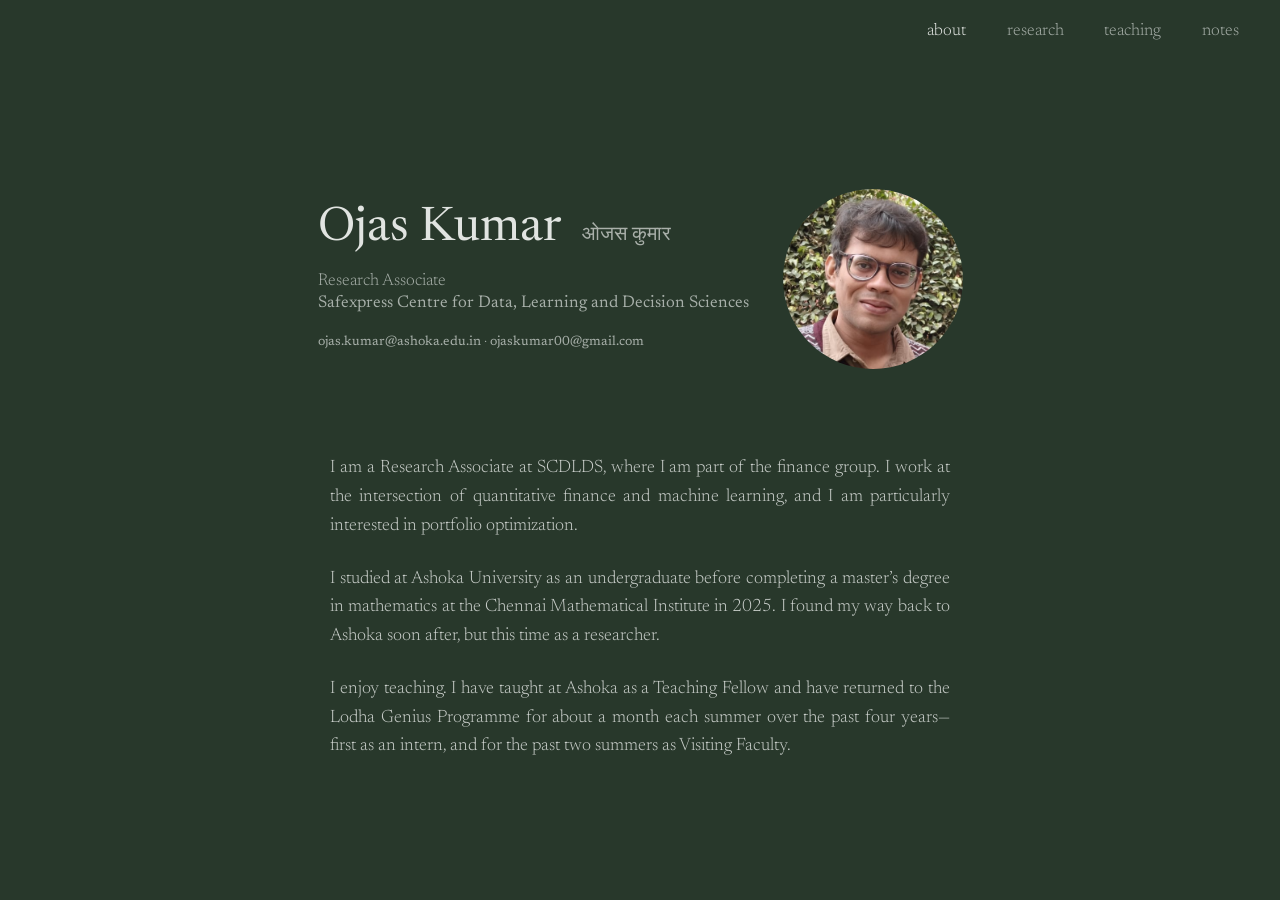
<file: index.html>
<!DOCTYPE html>
<html xmlns="http://www.w3.org/1999/xhtml" lang="en" xml:lang="en"><head>

<meta charset="utf-8">
<meta name="generator" content="quarto-1.10.18">

<meta name="viewport" content="width=device-width, initial-scale=1.0, user-scalable=yes">


<title>Ojas Kumar</title>
<style>
/* Default styles provided by pandoc.
** See https://pandoc.org/MANUAL.html#variables-for-html for config info.
*/
span.smallcaps{font-variant: small-caps;}
div.columns{display: flex; gap: 1.5em;}
div.column{flex: auto;}
@media screen {
div.columns{gap: min(4vw, 1.5em);}
div.column{overflow-x: auto;}
}
div.hanging-indent{margin-left: 1.5em; text-indent: -1.5em;}
ul.task-list{list-style: none;}
ul.task-list li input[type="checkbox"] {
  width: 0.8em;
  margin: 0 0.8em 0.2em -1em; /* quarto-specific, see https://github.com/quarto-dev/quarto-cli/issues/4556 */ 
  vertical-align: middle;
}
</style>


<script src="site_libs/quarto-nav/quarto-nav.js"></script>
<script src="site_libs/quarto-nav/headroom.min.js"></script>
<script src="site_libs/clipboard/clipboard.min.js"></script>
<script src="site_libs/quarto-search/autocomplete.umd.js"></script>
<script src="site_libs/quarto-search/fuse.min.js"></script>
<script src="site_libs/quarto-search/quarto-search.js"></script>
<meta name="quarto:offset" content="./">
<script src="site_libs/quarto-html/quarto.js" type="module"></script>
<script src="site_libs/quarto-html/tabsets/tabsets.js" type="module"></script>
<script src="site_libs/quarto-html/popper.min.js"></script>
<script src="site_libs/quarto-html/tippy.umd.min.js"></script>
<link href="site_libs/quarto-html/tippy.css" rel="stylesheet">
<link href="site_libs/quarto-html/quarto-syntax-highlighting-64a204ab8560d761af7679ceaba22944.css" rel="stylesheet" id="quarto-text-highlighting-styles">
<script src="site_libs/bootstrap/bootstrap.min.js"></script>
<link href="site_libs/bootstrap/bootstrap-icons.css" rel="stylesheet">
<link href="site_libs/bootstrap/bootstrap-d906c148a12a11765d7d1dc4fd09a62a.min.css" rel="stylesheet" append-hash="true" id="quarto-bootstrap" data-mode="light">
<script id="quarto-search-options" type="application/json">{
  "location": "navbar",
  "copy-button": false,
  "collapse-after": 3,
  "panel-placement": "end",
  "type": "overlay",
  "limit": 50,
  "keyboard-shortcut": [
    "f",
    "/",
    "s"
  ],
  "show-item-context": false,
  "language": {
    "search-no-results-text": "No results",
    "search-matching-documents-text": "matching documents",
    "search-copy-link-title": "Copy link to search",
    "search-hide-matches-text": "Hide additional matches",
    "search-more-match-text": "more match in this document",
    "search-more-matches-text": "more matches in this document",
    "search-clear-button-title": "Clear",
    "search-text-placeholder": "",
    "search-detached-cancel-button-title": "Cancel",
    "search-submit-button-title": "Submit",
    "search-label": "Search"
  }
}</script>


<link rel="stylesheet" href="styles.css">
</head>

<body class="nav-fixed fullcontent quarto-light">

<div id="quarto-search-results"></div>
  <header id="quarto-header" class="headroom fixed-top">
    <nav class="navbar navbar-expand-lg " data-bs-theme="dark">
      <div class="navbar-container container-fluid">
          <button class="navbar-toggler" type="button" data-bs-toggle="collapse" data-bs-target="#navbarCollapse" aria-controls="navbarCollapse" role="menu" aria-expanded="false" aria-label="Toggle navigation" onclick="if (window.quartoToggleHeadroom) { window.quartoToggleHeadroom(); }">
  <span class="navbar-toggler-icon"></span>
</button>
          <div class="collapse navbar-collapse" id="navbarCollapse">
            <ul class="navbar-nav navbar-nav-scroll ms-auto">
  <li class="nav-item">
    <a class="nav-link active" href="./index.html" aria-current="page"> 
<span class="menu-text">about</span></a>
  </li>  
  <li class="nav-item">
    <a class="nav-link" href="./research.html"> 
<span class="menu-text">research</span></a>
  </li>  
  <li class="nav-item">
    <a class="nav-link" href="./teaching.html"> 
<span class="menu-text">teaching</span></a>
  </li>  
  <li class="nav-item">
    <a class="nav-link" href="./notes.html"> 
<span class="menu-text">notes</span></a>
  </li>  
</ul>
          </div> <!-- /navcollapse -->
            <div class="quarto-navbar-tools">
</div>
      </div> <!-- /container-fluid -->
    </nav>
</header>
<!-- content -->
<div id="quarto-content" class="quarto-container page-columns page-rows-contents page-layout-article page-navbar">
<!-- sidebar -->
<!-- margin-sidebar -->
    
<!-- main -->
<main class="content" id="quarto-document-content"><header id="title-block-header" class="quarto-title-block"></header>




<div class="profile">
<div class="profile-text">
<div class="profile-name">
<p>Ojas Kumar <span class="profile-name-devanagari">ओजस कुमार</span></p>
</div>
<div class="profile-details">
<p>Research Associate<br> <a href="https://scdlds.ashoka.edu.in/">Safexpress Centre for Data, Learning and Decision Sciences</a></p>
</div>
<div class="profile-contact">
<p><a href="mailto:ojas.kumar@ashoka.edu.in">ojas.kumar@ashoka.edu.in</a> · <a href="mailto:ojaskumar00@gmail.com">ojaskumar00@gmail.com</a></p>
</div>
</div>
<p><img class="profile-photo" src="images/profile.png" alt="Ojas Kumar"></p>
</div>
<p>I am a Research Associate at SCDLDS, where I am part of the finance group. I work at the intersection of quantitative finance and machine learning, and I am particularly interested in portfolio optimization.</p>
<p>I studied at Ashoka University as an undergraduate before completing a master’s degree in mathematics at the Chennai Mathematical Institute in 2025. I found my way back to Ashoka soon after, but this time as a researcher.</p>
<p>I enjoy teaching. I have taught at Ashoka as a Teaching Fellow and have returned to the Lodha Genius Programme for about a month each summer over the past four years—first as an intern, and for the past two summers as Visiting Faculty.</p>



</main> <!-- /main -->
<script id="quarto-html-after-body" type="application/javascript">
  window.document.addEventListener("DOMContentLoaded", function (event) {
    const isCodeAnnotation = (el) => {
      for (const clz of el.classList) {
        if (clz.startsWith('code-annotation-')) {                     
          return true;
        }
      }
      return false;
    }
    const onCopySuccess = function(e) {
      // button target
      const button = e.trigger;
      // don't keep focus
      button.blur();
      // flash "checked"
      button.classList.add('code-copy-button-checked');
      var currentTitle = button.getAttribute("title");
      button.setAttribute("title", "Copied!");
      let tooltip;
      if (window.bootstrap) {
        button.setAttribute("data-bs-toggle", "tooltip");
        button.setAttribute("data-bs-placement", "left");
        button.setAttribute("data-bs-title", "Copied!");
        tooltip = new bootstrap.Tooltip(button, 
          { trigger: "manual", 
            customClass: "code-copy-button-tooltip",
            offset: [0, -8]});
        tooltip.show();    
      }
      setTimeout(function() {
        if (tooltip) {
          tooltip.hide();
          button.removeAttribute("data-bs-title");
          button.removeAttribute("data-bs-toggle");
          button.removeAttribute("data-bs-placement");
        }
        button.setAttribute("title", currentTitle);
        button.classList.remove('code-copy-button-checked');
      }, 1000);
      // clear code selection
      e.clearSelection();
    }
    const getTextToCopy = function(trigger) {
      const outerScaffold = trigger.parentElement.cloneNode(true);
      const codeEl = outerScaffold.querySelector('code');
      for (const childEl of codeEl.children) {
        if (isCodeAnnotation(childEl)) {
          childEl.remove();
        }
      }
      return codeEl.innerText;
    }
    const clipboard = new window.ClipboardJS('.code-copy-button:not([data-in-quarto-modal])', {
      text: getTextToCopy
    });
    clipboard.on('success', onCopySuccess);
    if (window.document.getElementById('quarto-embedded-source-code-modal')) {
      const clipboardModal = new window.ClipboardJS('.code-copy-button[data-in-quarto-modal]', {
        text: getTextToCopy,
        container: window.document.getElementById('quarto-embedded-source-code-modal')
      });
      clipboardModal.on('success', onCopySuccess);
    }
      var localhostRegex = new RegExp(/^(?:http|https):\/\/localhost\:?[0-9]*\//);
      var mailtoRegex = new RegExp(/^mailto:/);
        var filterRegex = new RegExp("https:\/\/ojas-kumar\.github\.io\/");
      var isInternal = (href) => {
          return filterRegex.test(href) || localhostRegex.test(href) || mailtoRegex.test(href);
      }
      // Inspect non-navigation links and adorn them if external
     var links = window.document.querySelectorAll('a[href]:not(.nav-link):not(.navbar-brand):not(.toc-action):not(.sidebar-link):not(.sidebar-item-toggle):not(.pagination-link):not(.no-external):not([aria-hidden]):not(.dropdown-item):not(.quarto-navigation-tool):not(.about-link)');
      for (var i=0; i<links.length; i++) {
        const link = links[i];
        if (!isInternal(link.href)) {
          // undo the damage that might have been done by quarto-nav.js in the case of
          // links that we want to consider external
          if (link.dataset.originalHref !== undefined) {
            link.href = link.dataset.originalHref;
          }
        }
      }
    function tippyHover(el, contentFn, onTriggerFn, onUntriggerFn) {
      const config = {
        allowHTML: true,
        maxWidth: 500,
        delay: 100,
        arrow: false,
        appendTo: function(el) {
            return el.parentElement;
        },
        interactive: true,
        interactiveBorder: 10,
        theme: 'quarto',
        placement: 'bottom-start',
      };
      if (contentFn) {
        config.content = contentFn;
      }
      if (onTriggerFn) {
        config.onTrigger = onTriggerFn;
      }
      if (onUntriggerFn) {
        config.onUntrigger = onUntriggerFn;
      }
      window.tippy(el, config); 
    }
    const noterefs = window.document.querySelectorAll('a[role="doc-noteref"]');
    for (var i=0; i<noterefs.length; i++) {
      const ref = noterefs[i];
      tippyHover(ref, function() {
        // use id or data attribute instead here
        let href = ref.getAttribute('data-footnote-href') || ref.getAttribute('href');
        try { href = new URL(href).hash; } catch {}
        const id = href.replace(/^#\/?/, "");
        const note = window.document.getElementById(id);
        if (note) {
          return note.innerHTML;
        } else {
          return "";
        }
      });
    }
    const xrefs = window.document.querySelectorAll('a.quarto-xref');
    const processXRef = (id, note) => {
      // Strip column container classes
      const stripColumnClz = (el) => {
        el.classList.remove("page-full", "page-columns");
        if (el.children) {
          for (const child of el.children) {
            stripColumnClz(child);
          }
        }
      }
      stripColumnClz(note)
      if (id === null || id.startsWith('sec-')) {
        // Special case sections, only their first couple elements
        const container = document.createElement("div");
        if (note.children && note.children.length > 2) {
          container.appendChild(note.children[0].cloneNode(true));
          for (let i = 1; i < note.children.length; i++) {
            const child = note.children[i];
            if (child.tagName === "P" && child.innerText === "") {
              continue;
            } else {
              container.appendChild(child.cloneNode(true));
              break;
            }
          }
          if (window.Quarto?.typesetMath) {
            window.Quarto.typesetMath(container);
          }
          return container.innerHTML
        } else {
          if (window.Quarto?.typesetMath) {
            window.Quarto.typesetMath(note);
          }
          return note.innerHTML;
        }
      } else {
        // Remove any anchor links if they are present
        const anchorLink = note.querySelector('a.anchorjs-link');
        if (anchorLink) {
          anchorLink.remove();
        }
        if (window.Quarto?.typesetMath) {
          window.Quarto.typesetMath(note);
        }
        if (note.classList.contains("callout")) {
          return note.outerHTML;
        } else {
          return note.innerHTML;
        }
      }
    }
    for (var i=0; i<xrefs.length; i++) {
      const xref = xrefs[i];
      tippyHover(xref, undefined, function(instance) {
        instance.disable();
        let url = xref.getAttribute('href');
        let hash = undefined; 
        if (url.startsWith('#')) {
          hash = url;
        } else {
          try { hash = new URL(url).hash; } catch {}
        }
        if (hash) {
          const id = hash.replace(/^#\/?/, "");
          const note = window.document.getElementById(id);
          if (note !== null) {
            try {
              const html = processXRef(id, note.cloneNode(true));
              instance.setContent(html);
            } finally {
              instance.enable();
              instance.show();
            }
          } else {
            // See if we can fetch this
            fetch(url.split('#')[0])
            .then(res => res.text())
            .then(html => {
              const parser = new DOMParser();
              const htmlDoc = parser.parseFromString(html, "text/html");
              const note = htmlDoc.getElementById(id);
              if (note !== null) {
                const html = processXRef(id, note);
                instance.setContent(html);
              } 
            }).finally(() => {
              instance.enable();
              instance.show();
            });
          }
        } else {
          // See if we can fetch a full url (with no hash to target)
          // This is a special case and we should probably do some content thinning / targeting
          fetch(url)
          .then(res => res.text())
          .then(html => {
            const parser = new DOMParser();
            const htmlDoc = parser.parseFromString(html, "text/html");
            const note = htmlDoc.querySelector('main.content');
            if (note !== null) {
              // This should only happen for chapter cross references
              // (since there is no id in the URL)
              // remove the first header
              if (note.children.length > 0 && note.children[0].tagName === "HEADER") {
                note.children[0].remove();
              }
              const html = processXRef(null, note);
              instance.setContent(html);
            } 
          }).finally(() => {
            instance.enable();
            instance.show();
          });
        }
      }, function(instance) {
      });
    }
        let selectedAnnoteEl;
        const selectorForAnnotation = ( cell, annotation) => {
          let cellAttr = 'data-code-cell="' + cell + '"';
          let lineAttr = 'data-code-annotation="' +  annotation + '"';
          const selector = 'span[' + cellAttr + '][' + lineAttr + ']';
          return selector;
        }
        const selectCodeLines = (annoteEl) => {
          const doc = window.document;
          const targetCell = annoteEl.getAttribute("data-target-cell");
          const targetAnnotation = annoteEl.getAttribute("data-target-annotation");
          const annoteSpan = window.document.querySelector(selectorForAnnotation(targetCell, targetAnnotation));
          const lines = annoteSpan.getAttribute("data-code-lines").split(",");
          const lineIds = lines.map((line) => {
            return targetCell + "-" + line;
          })
          let top = null;
          let height = null;
          let parent = null;
          if (lineIds.length > 0) {
              //compute the position of the single el (top and bottom and make a div)
              const el = window.document.getElementById(lineIds[0]);
              top = el.offsetTop;
              height = el.offsetHeight;
              parent = el.parentElement.parentElement;
            if (lineIds.length > 1) {
              const lastEl = window.document.getElementById(lineIds[lineIds.length - 1]);
              const bottom = lastEl.offsetTop + lastEl.offsetHeight;
              height = bottom - top;
            }
            if (top !== null && height !== null && parent !== null) {
              // cook up a div (if necessary) and position it 
              let div = window.document.getElementById("code-annotation-line-highlight");
              if (div === null) {
                div = window.document.createElement("div");
                div.setAttribute("id", "code-annotation-line-highlight");
                div.style.position = 'absolute';
                parent.appendChild(div);
              }
              div.style.top = top - 2 + "px";
              div.style.height = height + 4 + "px";
              div.style.left = 0;
              let gutterDiv = window.document.getElementById("code-annotation-line-highlight-gutter");
              if (gutterDiv === null) {
                gutterDiv = window.document.createElement("div");
                gutterDiv.setAttribute("id", "code-annotation-line-highlight-gutter");
                gutterDiv.style.position = 'absolute';
                const codeCell = window.document.getElementById(targetCell);
                const gutter = codeCell.querySelector('.code-annotation-gutter');
                gutter.appendChild(gutterDiv);
              }
              gutterDiv.style.top = top - 2 + "px";
              gutterDiv.style.height = height + 4 + "px";
            }
            selectedAnnoteEl = annoteEl;
          }
        };
        const unselectCodeLines = () => {
          const elementsIds = ["code-annotation-line-highlight", "code-annotation-line-highlight-gutter"];
          elementsIds.forEach((elId) => {
            const div = window.document.getElementById(elId);
            if (div) {
              div.remove();
            }
          });
          selectedAnnoteEl = undefined;
        };
          // Handle positioning of the toggle
      window.addEventListener(
        "resize",
        throttle(() => {
          elRect = undefined;
          if (selectedAnnoteEl) {
            selectCodeLines(selectedAnnoteEl);
          }
        }, 10)
      );
      function throttle(fn, ms) {
      let throttle = false;
      let timer;
        return (...args) => {
          if(!throttle) { // first call gets through
              fn.apply(this, args);
              throttle = true;
          } else { // all the others get throttled
              if(timer) clearTimeout(timer); // cancel #2
              timer = setTimeout(() => {
                fn.apply(this, args);
                timer = throttle = false;
              }, ms);
          }
        };
      }
        // Attach click handler to the DT
        const annoteDls = window.document.querySelectorAll('dt[data-target-cell]');
        for (const annoteDlNode of annoteDls) {
          annoteDlNode.addEventListener('click', (event) => {
            const clickedEl = event.target;
            if (clickedEl !== selectedAnnoteEl) {
              unselectCodeLines();
              const activeEl = window.document.querySelector('dt[data-target-cell].code-annotation-active');
              if (activeEl) {
                activeEl.classList.remove('code-annotation-active');
              }
              selectCodeLines(clickedEl);
              clickedEl.classList.add('code-annotation-active');
            } else {
              // Unselect the line
              unselectCodeLines();
              clickedEl.classList.remove('code-annotation-active');
            }
          });
        }
    const findCites = (el) => {
      const parentEl = el.parentElement;
      if (parentEl) {
        const cites = parentEl.dataset.cites;
        if (cites) {
          return {
            el,
            cites: cites.split(' ')
          };
        } else {
          return findCites(el.parentElement)
        }
      } else {
        return undefined;
      }
    };
    var bibliorefs = window.document.querySelectorAll('a[role="doc-biblioref"]');
    for (var i=0; i<bibliorefs.length; i++) {
      const ref = bibliorefs[i];
      const citeInfo = findCites(ref);
      if (citeInfo) {
        tippyHover(citeInfo.el, function() {
          var popup = window.document.createElement('div');
          citeInfo.cites.forEach(function(cite) {
            var citeDiv = window.document.createElement('div');
            citeDiv.classList.add('hanging-indent');
            citeDiv.classList.add('csl-entry');
            var biblioDiv = window.document.getElementById('ref-' + cite);
            if (biblioDiv) {
              citeDiv.innerHTML = biblioDiv.innerHTML;
            }
            popup.appendChild(citeDiv);
          });
          return popup.innerHTML;
        });
      }
    }
  });
  </script>
</div> <!-- /content -->




</body></html>
</file>
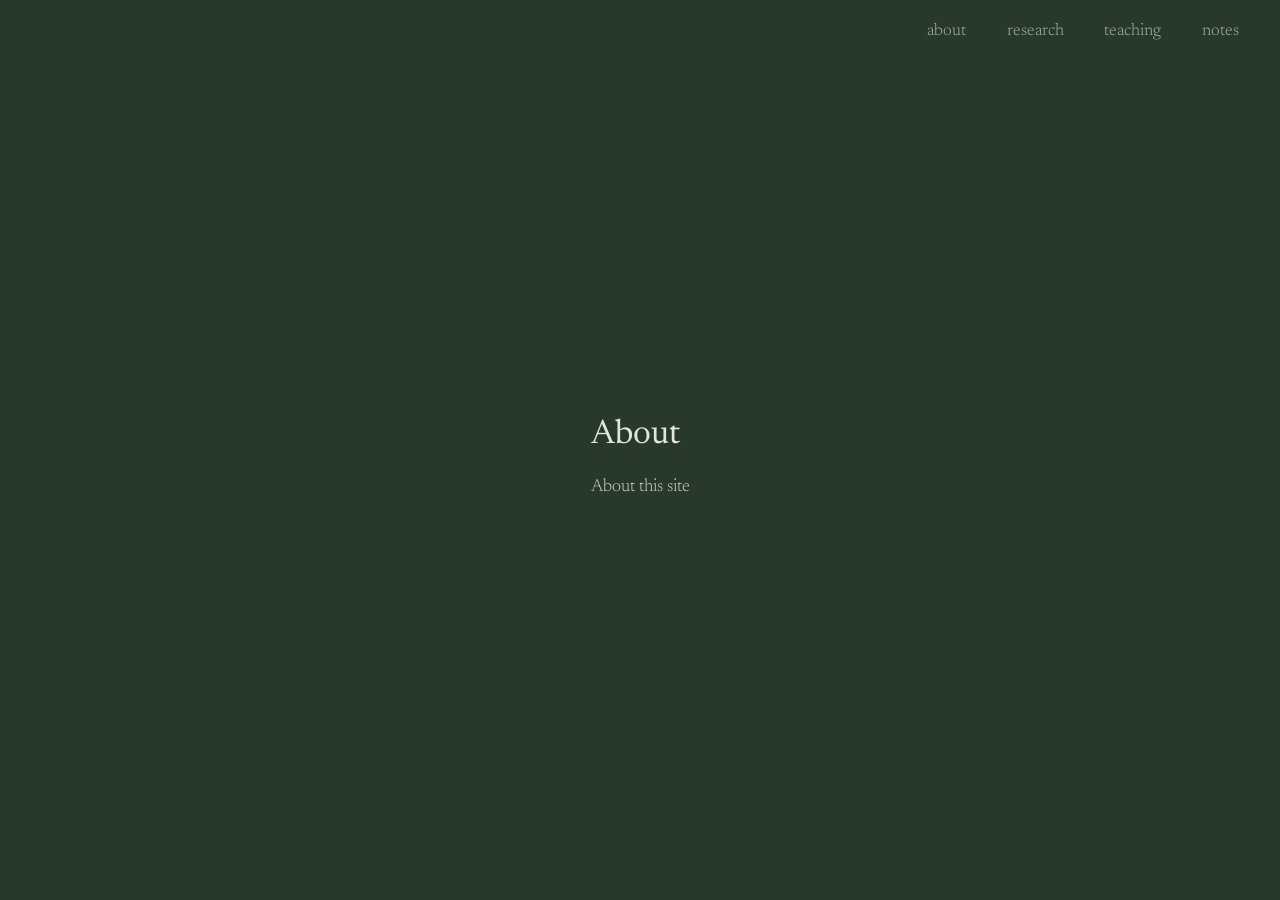
<file: about.html>
<!DOCTYPE html>
<html xmlns="http://www.w3.org/1999/xhtml" lang="en" xml:lang="en"><head>

<meta charset="utf-8">
<meta name="generator" content="quarto-1.10.18">

<meta name="viewport" content="width=device-width, initial-scale=1.0, user-scalable=yes">


<title>About – Ojas Kumar</title>
<style>
/* Default styles provided by pandoc.
** See https://pandoc.org/MANUAL.html#variables-for-html for config info.
*/
span.smallcaps{font-variant: small-caps;}
div.columns{display: flex; gap: 1.5em;}
div.column{flex: auto;}
@media screen {
div.columns{gap: min(4vw, 1.5em);}
div.column{overflow-x: auto;}
}
div.hanging-indent{margin-left: 1.5em; text-indent: -1.5em;}
ul.task-list{list-style: none;}
ul.task-list li input[type="checkbox"] {
  width: 0.8em;
  margin: 0 0.8em 0.2em -1em; /* quarto-specific, see https://github.com/quarto-dev/quarto-cli/issues/4556 */ 
  vertical-align: middle;
}
</style>


<script src="site_libs/quarto-nav/quarto-nav.js"></script>
<script src="site_libs/quarto-nav/headroom.min.js"></script>
<script src="site_libs/clipboard/clipboard.min.js"></script>
<script src="site_libs/quarto-search/autocomplete.umd.js"></script>
<script src="site_libs/quarto-search/fuse.min.js"></script>
<script src="site_libs/quarto-search/quarto-search.js"></script>
<meta name="quarto:offset" content="./">
<script src="site_libs/quarto-html/quarto.js" type="module"></script>
<script src="site_libs/quarto-html/tabsets/tabsets.js" type="module"></script>
<script src="site_libs/quarto-html/popper.min.js"></script>
<script src="site_libs/quarto-html/tippy.umd.min.js"></script>
<link href="site_libs/quarto-html/tippy.css" rel="stylesheet">
<link href="site_libs/quarto-html/quarto-syntax-highlighting-64a204ab8560d761af7679ceaba22944.css" rel="stylesheet" id="quarto-text-highlighting-styles">
<script src="site_libs/bootstrap/bootstrap.min.js"></script>
<link href="site_libs/bootstrap/bootstrap-icons.css" rel="stylesheet">
<link href="site_libs/bootstrap/bootstrap-d906c148a12a11765d7d1dc4fd09a62a.min.css" rel="stylesheet" append-hash="true" id="quarto-bootstrap" data-mode="light">
<script id="quarto-search-options" type="application/json">{
  "location": "navbar",
  "copy-button": false,
  "collapse-after": 3,
  "panel-placement": "end",
  "type": "overlay",
  "limit": 50,
  "keyboard-shortcut": [
    "f",
    "/",
    "s"
  ],
  "show-item-context": false,
  "language": {
    "search-no-results-text": "No results",
    "search-matching-documents-text": "matching documents",
    "search-copy-link-title": "Copy link to search",
    "search-hide-matches-text": "Hide additional matches",
    "search-more-match-text": "more match in this document",
    "search-more-matches-text": "more matches in this document",
    "search-clear-button-title": "Clear",
    "search-text-placeholder": "",
    "search-detached-cancel-button-title": "Cancel",
    "search-submit-button-title": "Submit",
    "search-label": "Search"
  }
}</script>


<link rel="stylesheet" href="styles.css">
</head>

<body class="nav-fixed fullcontent quarto-light">

<div id="quarto-search-results"></div>
  <header id="quarto-header" class="headroom fixed-top">
    <nav class="navbar navbar-expand-lg " data-bs-theme="dark">
      <div class="navbar-container container-fluid">
          <button class="navbar-toggler" type="button" data-bs-toggle="collapse" data-bs-target="#navbarCollapse" aria-controls="navbarCollapse" role="menu" aria-expanded="false" aria-label="Toggle navigation" onclick="if (window.quartoToggleHeadroom) { window.quartoToggleHeadroom(); }">
  <span class="navbar-toggler-icon"></span>
</button>
          <div class="collapse navbar-collapse" id="navbarCollapse">
            <ul class="navbar-nav navbar-nav-scroll ms-auto">
  <li class="nav-item">
    <a class="nav-link" href="./index.html"> 
<span class="menu-text">about</span></a>
  </li>  
  <li class="nav-item">
    <a class="nav-link" href="./research.html"> 
<span class="menu-text">research</span></a>
  </li>  
  <li class="nav-item">
    <a class="nav-link" href="./teaching.html"> 
<span class="menu-text">teaching</span></a>
  </li>  
  <li class="nav-item">
    <a class="nav-link" href="./notes.html"> 
<span class="menu-text">notes</span></a>
  </li>  
</ul>
          </div> <!-- /navcollapse -->
            <div class="quarto-navbar-tools">
</div>
      </div> <!-- /container-fluid -->
    </nav>
</header>
<!-- content -->
<div id="quarto-content" class="quarto-container page-columns page-rows-contents page-layout-article page-navbar">
<!-- sidebar -->
<!-- margin-sidebar -->
    
<!-- main -->
<main class="content" id="quarto-document-content">

<header id="title-block-header" class="quarto-title-block default">
<div class="quarto-title">
<h1 class="title">About</h1>
</div>



<div class="quarto-title-meta">

    
  
    
  </div>
  


</header>


<p>About this site</p>



</main> <!-- /main -->
<script id="quarto-html-after-body" type="application/javascript">
  window.document.addEventListener("DOMContentLoaded", function (event) {
    const isCodeAnnotation = (el) => {
      for (const clz of el.classList) {
        if (clz.startsWith('code-annotation-')) {                     
          return true;
        }
      }
      return false;
    }
    const onCopySuccess = function(e) {
      // button target
      const button = e.trigger;
      // don't keep focus
      button.blur();
      // flash "checked"
      button.classList.add('code-copy-button-checked');
      var currentTitle = button.getAttribute("title");
      button.setAttribute("title", "Copied!");
      let tooltip;
      if (window.bootstrap) {
        button.setAttribute("data-bs-toggle", "tooltip");
        button.setAttribute("data-bs-placement", "left");
        button.setAttribute("data-bs-title", "Copied!");
        tooltip = new bootstrap.Tooltip(button, 
          { trigger: "manual", 
            customClass: "code-copy-button-tooltip",
            offset: [0, -8]});
        tooltip.show();    
      }
      setTimeout(function() {
        if (tooltip) {
          tooltip.hide();
          button.removeAttribute("data-bs-title");
          button.removeAttribute("data-bs-toggle");
          button.removeAttribute("data-bs-placement");
        }
        button.setAttribute("title", currentTitle);
        button.classList.remove('code-copy-button-checked');
      }, 1000);
      // clear code selection
      e.clearSelection();
    }
    const getTextToCopy = function(trigger) {
      const outerScaffold = trigger.parentElement.cloneNode(true);
      const codeEl = outerScaffold.querySelector('code');
      for (const childEl of codeEl.children) {
        if (isCodeAnnotation(childEl)) {
          childEl.remove();
        }
      }
      return codeEl.innerText;
    }
    const clipboard = new window.ClipboardJS('.code-copy-button:not([data-in-quarto-modal])', {
      text: getTextToCopy
    });
    clipboard.on('success', onCopySuccess);
    if (window.document.getElementById('quarto-embedded-source-code-modal')) {
      const clipboardModal = new window.ClipboardJS('.code-copy-button[data-in-quarto-modal]', {
        text: getTextToCopy,
        container: window.document.getElementById('quarto-embedded-source-code-modal')
      });
      clipboardModal.on('success', onCopySuccess);
    }
      var localhostRegex = new RegExp(/^(?:http|https):\/\/localhost\:?[0-9]*\//);
      var mailtoRegex = new RegExp(/^mailto:/);
        var filterRegex = new RegExp("https:\/\/ojas-kumar\.github\.io\/");
      var isInternal = (href) => {
          return filterRegex.test(href) || localhostRegex.test(href) || mailtoRegex.test(href);
      }
      // Inspect non-navigation links and adorn them if external
     var links = window.document.querySelectorAll('a[href]:not(.nav-link):not(.navbar-brand):not(.toc-action):not(.sidebar-link):not(.sidebar-item-toggle):not(.pagination-link):not(.no-external):not([aria-hidden]):not(.dropdown-item):not(.quarto-navigation-tool):not(.about-link)');
      for (var i=0; i<links.length; i++) {
        const link = links[i];
        if (!isInternal(link.href)) {
          // undo the damage that might have been done by quarto-nav.js in the case of
          // links that we want to consider external
          if (link.dataset.originalHref !== undefined) {
            link.href = link.dataset.originalHref;
          }
        }
      }
    function tippyHover(el, contentFn, onTriggerFn, onUntriggerFn) {
      const config = {
        allowHTML: true,
        maxWidth: 500,
        delay: 100,
        arrow: false,
        appendTo: function(el) {
            return el.parentElement;
        },
        interactive: true,
        interactiveBorder: 10,
        theme: 'quarto',
        placement: 'bottom-start',
      };
      if (contentFn) {
        config.content = contentFn;
      }
      if (onTriggerFn) {
        config.onTrigger = onTriggerFn;
      }
      if (onUntriggerFn) {
        config.onUntrigger = onUntriggerFn;
      }
      window.tippy(el, config); 
    }
    const noterefs = window.document.querySelectorAll('a[role="doc-noteref"]');
    for (var i=0; i<noterefs.length; i++) {
      const ref = noterefs[i];
      tippyHover(ref, function() {
        // use id or data attribute instead here
        let href = ref.getAttribute('data-footnote-href') || ref.getAttribute('href');
        try { href = new URL(href).hash; } catch {}
        const id = href.replace(/^#\/?/, "");
        const note = window.document.getElementById(id);
        if (note) {
          return note.innerHTML;
        } else {
          return "";
        }
      });
    }
    const xrefs = window.document.querySelectorAll('a.quarto-xref');
    const processXRef = (id, note) => {
      // Strip column container classes
      const stripColumnClz = (el) => {
        el.classList.remove("page-full", "page-columns");
        if (el.children) {
          for (const child of el.children) {
            stripColumnClz(child);
          }
        }
      }
      stripColumnClz(note)
      if (id === null || id.startsWith('sec-')) {
        // Special case sections, only their first couple elements
        const container = document.createElement("div");
        if (note.children && note.children.length > 2) {
          container.appendChild(note.children[0].cloneNode(true));
          for (let i = 1; i < note.children.length; i++) {
            const child = note.children[i];
            if (child.tagName === "P" && child.innerText === "") {
              continue;
            } else {
              container.appendChild(child.cloneNode(true));
              break;
            }
          }
          if (window.Quarto?.typesetMath) {
            window.Quarto.typesetMath(container);
          }
          return container.innerHTML
        } else {
          if (window.Quarto?.typesetMath) {
            window.Quarto.typesetMath(note);
          }
          return note.innerHTML;
        }
      } else {
        // Remove any anchor links if they are present
        const anchorLink = note.querySelector('a.anchorjs-link');
        if (anchorLink) {
          anchorLink.remove();
        }
        if (window.Quarto?.typesetMath) {
          window.Quarto.typesetMath(note);
        }
        if (note.classList.contains("callout")) {
          return note.outerHTML;
        } else {
          return note.innerHTML;
        }
      }
    }
    for (var i=0; i<xrefs.length; i++) {
      const xref = xrefs[i];
      tippyHover(xref, undefined, function(instance) {
        instance.disable();
        let url = xref.getAttribute('href');
        let hash = undefined; 
        if (url.startsWith('#')) {
          hash = url;
        } else {
          try { hash = new URL(url).hash; } catch {}
        }
        if (hash) {
          const id = hash.replace(/^#\/?/, "");
          const note = window.document.getElementById(id);
          if (note !== null) {
            try {
              const html = processXRef(id, note.cloneNode(true));
              instance.setContent(html);
            } finally {
              instance.enable();
              instance.show();
            }
          } else {
            // See if we can fetch this
            fetch(url.split('#')[0])
            .then(res => res.text())
            .then(html => {
              const parser = new DOMParser();
              const htmlDoc = parser.parseFromString(html, "text/html");
              const note = htmlDoc.getElementById(id);
              if (note !== null) {
                const html = processXRef(id, note);
                instance.setContent(html);
              } 
            }).finally(() => {
              instance.enable();
              instance.show();
            });
          }
        } else {
          // See if we can fetch a full url (with no hash to target)
          // This is a special case and we should probably do some content thinning / targeting
          fetch(url)
          .then(res => res.text())
          .then(html => {
            const parser = new DOMParser();
            const htmlDoc = parser.parseFromString(html, "text/html");
            const note = htmlDoc.querySelector('main.content');
            if (note !== null) {
              // This should only happen for chapter cross references
              // (since there is no id in the URL)
              // remove the first header
              if (note.children.length > 0 && note.children[0].tagName === "HEADER") {
                note.children[0].remove();
              }
              const html = processXRef(null, note);
              instance.setContent(html);
            } 
          }).finally(() => {
            instance.enable();
            instance.show();
          });
        }
      }, function(instance) {
      });
    }
        let selectedAnnoteEl;
        const selectorForAnnotation = ( cell, annotation) => {
          let cellAttr = 'data-code-cell="' + cell + '"';
          let lineAttr = 'data-code-annotation="' +  annotation + '"';
          const selector = 'span[' + cellAttr + '][' + lineAttr + ']';
          return selector;
        }
        const selectCodeLines = (annoteEl) => {
          const doc = window.document;
          const targetCell = annoteEl.getAttribute("data-target-cell");
          const targetAnnotation = annoteEl.getAttribute("data-target-annotation");
          const annoteSpan = window.document.querySelector(selectorForAnnotation(targetCell, targetAnnotation));
          const lines = annoteSpan.getAttribute("data-code-lines").split(",");
          const lineIds = lines.map((line) => {
            return targetCell + "-" + line;
          })
          let top = null;
          let height = null;
          let parent = null;
          if (lineIds.length > 0) {
              //compute the position of the single el (top and bottom and make a div)
              const el = window.document.getElementById(lineIds[0]);
              top = el.offsetTop;
              height = el.offsetHeight;
              parent = el.parentElement.parentElement;
            if (lineIds.length > 1) {
              const lastEl = window.document.getElementById(lineIds[lineIds.length - 1]);
              const bottom = lastEl.offsetTop + lastEl.offsetHeight;
              height = bottom - top;
            }
            if (top !== null && height !== null && parent !== null) {
              // cook up a div (if necessary) and position it 
              let div = window.document.getElementById("code-annotation-line-highlight");
              if (div === null) {
                div = window.document.createElement("div");
                div.setAttribute("id", "code-annotation-line-highlight");
                div.style.position = 'absolute';
                parent.appendChild(div);
              }
              div.style.top = top - 2 + "px";
              div.style.height = height + 4 + "px";
              div.style.left = 0;
              let gutterDiv = window.document.getElementById("code-annotation-line-highlight-gutter");
              if (gutterDiv === null) {
                gutterDiv = window.document.createElement("div");
                gutterDiv.setAttribute("id", "code-annotation-line-highlight-gutter");
                gutterDiv.style.position = 'absolute';
                const codeCell = window.document.getElementById(targetCell);
                const gutter = codeCell.querySelector('.code-annotation-gutter');
                gutter.appendChild(gutterDiv);
              }
              gutterDiv.style.top = top - 2 + "px";
              gutterDiv.style.height = height + 4 + "px";
            }
            selectedAnnoteEl = annoteEl;
          }
        };
        const unselectCodeLines = () => {
          const elementsIds = ["code-annotation-line-highlight", "code-annotation-line-highlight-gutter"];
          elementsIds.forEach((elId) => {
            const div = window.document.getElementById(elId);
            if (div) {
              div.remove();
            }
          });
          selectedAnnoteEl = undefined;
        };
          // Handle positioning of the toggle
      window.addEventListener(
        "resize",
        throttle(() => {
          elRect = undefined;
          if (selectedAnnoteEl) {
            selectCodeLines(selectedAnnoteEl);
          }
        }, 10)
      );
      function throttle(fn, ms) {
      let throttle = false;
      let timer;
        return (...args) => {
          if(!throttle) { // first call gets through
              fn.apply(this, args);
              throttle = true;
          } else { // all the others get throttled
              if(timer) clearTimeout(timer); // cancel #2
              timer = setTimeout(() => {
                fn.apply(this, args);
                timer = throttle = false;
              }, ms);
          }
        };
      }
        // Attach click handler to the DT
        const annoteDls = window.document.querySelectorAll('dt[data-target-cell]');
        for (const annoteDlNode of annoteDls) {
          annoteDlNode.addEventListener('click', (event) => {
            const clickedEl = event.target;
            if (clickedEl !== selectedAnnoteEl) {
              unselectCodeLines();
              const activeEl = window.document.querySelector('dt[data-target-cell].code-annotation-active');
              if (activeEl) {
                activeEl.classList.remove('code-annotation-active');
              }
              selectCodeLines(clickedEl);
              clickedEl.classList.add('code-annotation-active');
            } else {
              // Unselect the line
              unselectCodeLines();
              clickedEl.classList.remove('code-annotation-active');
            }
          });
        }
    const findCites = (el) => {
      const parentEl = el.parentElement;
      if (parentEl) {
        const cites = parentEl.dataset.cites;
        if (cites) {
          return {
            el,
            cites: cites.split(' ')
          };
        } else {
          return findCites(el.parentElement)
        }
      } else {
        return undefined;
      }
    };
    var bibliorefs = window.document.querySelectorAll('a[role="doc-biblioref"]');
    for (var i=0; i<bibliorefs.length; i++) {
      const ref = bibliorefs[i];
      const citeInfo = findCites(ref);
      if (citeInfo) {
        tippyHover(citeInfo.el, function() {
          var popup = window.document.createElement('div');
          citeInfo.cites.forEach(function(cite) {
            var citeDiv = window.document.createElement('div');
            citeDiv.classList.add('hanging-indent');
            citeDiv.classList.add('csl-entry');
            var biblioDiv = window.document.getElementById('ref-' + cite);
            if (biblioDiv) {
              citeDiv.innerHTML = biblioDiv.innerHTML;
            }
            popup.appendChild(citeDiv);
          });
          return popup.innerHTML;
        });
      }
    }
  });
  </script>
</div> <!-- /content -->




</body></html>
</file>
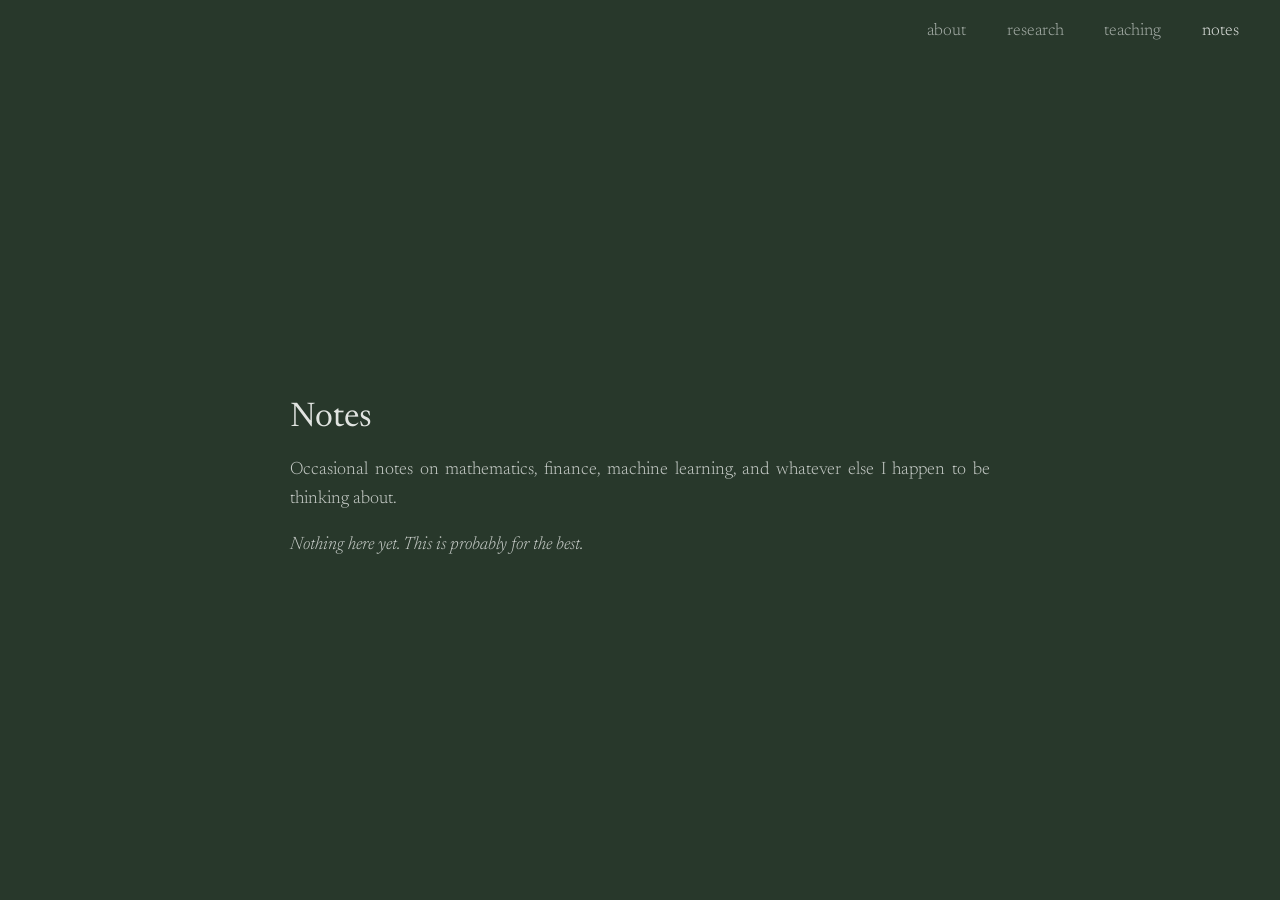
<file: notes.html>
<!DOCTYPE html>
<html xmlns="http://www.w3.org/1999/xhtml" lang="en" xml:lang="en"><head>

<meta charset="utf-8">
<meta name="generator" content="quarto-1.10.18">

<meta name="viewport" content="width=device-width, initial-scale=1.0, user-scalable=yes">


<title>notes – Ojas Kumar</title>
<style>
/* Default styles provided by pandoc.
** See https://pandoc.org/MANUAL.html#variables-for-html for config info.
*/
span.smallcaps{font-variant: small-caps;}
div.columns{display: flex; gap: 1.5em;}
div.column{flex: auto;}
@media screen {
div.columns{gap: min(4vw, 1.5em);}
div.column{overflow-x: auto;}
}
div.hanging-indent{margin-left: 1.5em; text-indent: -1.5em;}
ul.task-list{list-style: none;}
ul.task-list li input[type="checkbox"] {
  width: 0.8em;
  margin: 0 0.8em 0.2em -1em; /* quarto-specific, see https://github.com/quarto-dev/quarto-cli/issues/4556 */ 
  vertical-align: middle;
}
</style>


<script src="site_libs/quarto-nav/quarto-nav.js"></script>
<script src="site_libs/quarto-nav/headroom.min.js"></script>
<script src="site_libs/clipboard/clipboard.min.js"></script>
<script src="site_libs/quarto-search/autocomplete.umd.js"></script>
<script src="site_libs/quarto-search/fuse.min.js"></script>
<script src="site_libs/quarto-search/quarto-search.js"></script>
<meta name="quarto:offset" content="./">
<script src="site_libs/quarto-html/quarto.js" type="module"></script>
<script src="site_libs/quarto-html/tabsets/tabsets.js" type="module"></script>
<script src="site_libs/quarto-html/popper.min.js"></script>
<script src="site_libs/quarto-html/tippy.umd.min.js"></script>
<link href="site_libs/quarto-html/tippy.css" rel="stylesheet">
<link href="site_libs/quarto-html/quarto-syntax-highlighting-64a204ab8560d761af7679ceaba22944.css" rel="stylesheet" id="quarto-text-highlighting-styles">
<script src="site_libs/bootstrap/bootstrap.min.js"></script>
<link href="site_libs/bootstrap/bootstrap-icons.css" rel="stylesheet">
<link href="site_libs/bootstrap/bootstrap-d906c148a12a11765d7d1dc4fd09a62a.min.css" rel="stylesheet" append-hash="true" id="quarto-bootstrap" data-mode="light">
<script id="quarto-search-options" type="application/json">{
  "location": "navbar",
  "copy-button": false,
  "collapse-after": 3,
  "panel-placement": "end",
  "type": "overlay",
  "limit": 50,
  "keyboard-shortcut": [
    "f",
    "/",
    "s"
  ],
  "show-item-context": false,
  "language": {
    "search-no-results-text": "No results",
    "search-matching-documents-text": "matching documents",
    "search-copy-link-title": "Copy link to search",
    "search-hide-matches-text": "Hide additional matches",
    "search-more-match-text": "more match in this document",
    "search-more-matches-text": "more matches in this document",
    "search-clear-button-title": "Clear",
    "search-text-placeholder": "",
    "search-detached-cancel-button-title": "Cancel",
    "search-submit-button-title": "Submit",
    "search-label": "Search"
  }
}</script>


<link rel="stylesheet" href="styles.css">
</head>

<body class="nav-fixed fullcontent quarto-light">

<div id="quarto-search-results"></div>
  <header id="quarto-header" class="headroom fixed-top">
    <nav class="navbar navbar-expand-lg " data-bs-theme="dark">
      <div class="navbar-container container-fluid">
          <button class="navbar-toggler" type="button" data-bs-toggle="collapse" data-bs-target="#navbarCollapse" aria-controls="navbarCollapse" role="menu" aria-expanded="false" aria-label="Toggle navigation" onclick="if (window.quartoToggleHeadroom) { window.quartoToggleHeadroom(); }">
  <span class="navbar-toggler-icon"></span>
</button>
          <div class="collapse navbar-collapse" id="navbarCollapse">
            <ul class="navbar-nav navbar-nav-scroll ms-auto">
  <li class="nav-item">
    <a class="nav-link" href="./index.html"> 
<span class="menu-text">about</span></a>
  </li>  
  <li class="nav-item">
    <a class="nav-link" href="./research.html"> 
<span class="menu-text">research</span></a>
  </li>  
  <li class="nav-item">
    <a class="nav-link" href="./teaching.html"> 
<span class="menu-text">teaching</span></a>
  </li>  
  <li class="nav-item">
    <a class="nav-link active" href="./notes.html" aria-current="page"> 
<span class="menu-text">notes</span></a>
  </li>  
</ul>
          </div> <!-- /navcollapse -->
            <div class="quarto-navbar-tools">
</div>
      </div> <!-- /container-fluid -->
    </nav>
</header>
<!-- content -->
<div id="quarto-content" class="quarto-container page-columns page-rows-contents page-layout-article page-navbar">
<!-- sidebar -->
<!-- margin-sidebar -->
    
<!-- main -->
<main class="content" id="quarto-document-content"><header id="title-block-header" class="quarto-title-block"></header>




<section id="notes" class="level1">
<h1>Notes</h1>
<p>Occasional notes on mathematics, finance, machine learning, and whatever else I happen to be thinking about.</p>
<p><em>Nothing here yet. This is probably for the best.</em></p>


</section>

</main> <!-- /main -->
<script id="quarto-html-after-body" type="application/javascript">
  window.document.addEventListener("DOMContentLoaded", function (event) {
    const isCodeAnnotation = (el) => {
      for (const clz of el.classList) {
        if (clz.startsWith('code-annotation-')) {                     
          return true;
        }
      }
      return false;
    }
    const onCopySuccess = function(e) {
      // button target
      const button = e.trigger;
      // don't keep focus
      button.blur();
      // flash "checked"
      button.classList.add('code-copy-button-checked');
      var currentTitle = button.getAttribute("title");
      button.setAttribute("title", "Copied!");
      let tooltip;
      if (window.bootstrap) {
        button.setAttribute("data-bs-toggle", "tooltip");
        button.setAttribute("data-bs-placement", "left");
        button.setAttribute("data-bs-title", "Copied!");
        tooltip = new bootstrap.Tooltip(button, 
          { trigger: "manual", 
            customClass: "code-copy-button-tooltip",
            offset: [0, -8]});
        tooltip.show();    
      }
      setTimeout(function() {
        if (tooltip) {
          tooltip.hide();
          button.removeAttribute("data-bs-title");
          button.removeAttribute("data-bs-toggle");
          button.removeAttribute("data-bs-placement");
        }
        button.setAttribute("title", currentTitle);
        button.classList.remove('code-copy-button-checked');
      }, 1000);
      // clear code selection
      e.clearSelection();
    }
    const getTextToCopy = function(trigger) {
      const outerScaffold = trigger.parentElement.cloneNode(true);
      const codeEl = outerScaffold.querySelector('code');
      for (const childEl of codeEl.children) {
        if (isCodeAnnotation(childEl)) {
          childEl.remove();
        }
      }
      return codeEl.innerText;
    }
    const clipboard = new window.ClipboardJS('.code-copy-button:not([data-in-quarto-modal])', {
      text: getTextToCopy
    });
    clipboard.on('success', onCopySuccess);
    if (window.document.getElementById('quarto-embedded-source-code-modal')) {
      const clipboardModal = new window.ClipboardJS('.code-copy-button[data-in-quarto-modal]', {
        text: getTextToCopy,
        container: window.document.getElementById('quarto-embedded-source-code-modal')
      });
      clipboardModal.on('success', onCopySuccess);
    }
      var localhostRegex = new RegExp(/^(?:http|https):\/\/localhost\:?[0-9]*\//);
      var mailtoRegex = new RegExp(/^mailto:/);
        var filterRegex = new RegExp("https:\/\/ojas-kumar\.github\.io\/");
      var isInternal = (href) => {
          return filterRegex.test(href) || localhostRegex.test(href) || mailtoRegex.test(href);
      }
      // Inspect non-navigation links and adorn them if external
     var links = window.document.querySelectorAll('a[href]:not(.nav-link):not(.navbar-brand):not(.toc-action):not(.sidebar-link):not(.sidebar-item-toggle):not(.pagination-link):not(.no-external):not([aria-hidden]):not(.dropdown-item):not(.quarto-navigation-tool):not(.about-link)');
      for (var i=0; i<links.length; i++) {
        const link = links[i];
        if (!isInternal(link.href)) {
          // undo the damage that might have been done by quarto-nav.js in the case of
          // links that we want to consider external
          if (link.dataset.originalHref !== undefined) {
            link.href = link.dataset.originalHref;
          }
        }
      }
    function tippyHover(el, contentFn, onTriggerFn, onUntriggerFn) {
      const config = {
        allowHTML: true,
        maxWidth: 500,
        delay: 100,
        arrow: false,
        appendTo: function(el) {
            return el.parentElement;
        },
        interactive: true,
        interactiveBorder: 10,
        theme: 'quarto',
        placement: 'bottom-start',
      };
      if (contentFn) {
        config.content = contentFn;
      }
      if (onTriggerFn) {
        config.onTrigger = onTriggerFn;
      }
      if (onUntriggerFn) {
        config.onUntrigger = onUntriggerFn;
      }
      window.tippy(el, config); 
    }
    const noterefs = window.document.querySelectorAll('a[role="doc-noteref"]');
    for (var i=0; i<noterefs.length; i++) {
      const ref = noterefs[i];
      tippyHover(ref, function() {
        // use id or data attribute instead here
        let href = ref.getAttribute('data-footnote-href') || ref.getAttribute('href');
        try { href = new URL(href).hash; } catch {}
        const id = href.replace(/^#\/?/, "");
        const note = window.document.getElementById(id);
        if (note) {
          return note.innerHTML;
        } else {
          return "";
        }
      });
    }
    const xrefs = window.document.querySelectorAll('a.quarto-xref');
    const processXRef = (id, note) => {
      // Strip column container classes
      const stripColumnClz = (el) => {
        el.classList.remove("page-full", "page-columns");
        if (el.children) {
          for (const child of el.children) {
            stripColumnClz(child);
          }
        }
      }
      stripColumnClz(note)
      if (id === null || id.startsWith('sec-')) {
        // Special case sections, only their first couple elements
        const container = document.createElement("div");
        if (note.children && note.children.length > 2) {
          container.appendChild(note.children[0].cloneNode(true));
          for (let i = 1; i < note.children.length; i++) {
            const child = note.children[i];
            if (child.tagName === "P" && child.innerText === "") {
              continue;
            } else {
              container.appendChild(child.cloneNode(true));
              break;
            }
          }
          if (window.Quarto?.typesetMath) {
            window.Quarto.typesetMath(container);
          }
          return container.innerHTML
        } else {
          if (window.Quarto?.typesetMath) {
            window.Quarto.typesetMath(note);
          }
          return note.innerHTML;
        }
      } else {
        // Remove any anchor links if they are present
        const anchorLink = note.querySelector('a.anchorjs-link');
        if (anchorLink) {
          anchorLink.remove();
        }
        if (window.Quarto?.typesetMath) {
          window.Quarto.typesetMath(note);
        }
        if (note.classList.contains("callout")) {
          return note.outerHTML;
        } else {
          return note.innerHTML;
        }
      }
    }
    for (var i=0; i<xrefs.length; i++) {
      const xref = xrefs[i];
      tippyHover(xref, undefined, function(instance) {
        instance.disable();
        let url = xref.getAttribute('href');
        let hash = undefined; 
        if (url.startsWith('#')) {
          hash = url;
        } else {
          try { hash = new URL(url).hash; } catch {}
        }
        if (hash) {
          const id = hash.replace(/^#\/?/, "");
          const note = window.document.getElementById(id);
          if (note !== null) {
            try {
              const html = processXRef(id, note.cloneNode(true));
              instance.setContent(html);
            } finally {
              instance.enable();
              instance.show();
            }
          } else {
            // See if we can fetch this
            fetch(url.split('#')[0])
            .then(res => res.text())
            .then(html => {
              const parser = new DOMParser();
              const htmlDoc = parser.parseFromString(html, "text/html");
              const note = htmlDoc.getElementById(id);
              if (note !== null) {
                const html = processXRef(id, note);
                instance.setContent(html);
              } 
            }).finally(() => {
              instance.enable();
              instance.show();
            });
          }
        } else {
          // See if we can fetch a full url (with no hash to target)
          // This is a special case and we should probably do some content thinning / targeting
          fetch(url)
          .then(res => res.text())
          .then(html => {
            const parser = new DOMParser();
            const htmlDoc = parser.parseFromString(html, "text/html");
            const note = htmlDoc.querySelector('main.content');
            if (note !== null) {
              // This should only happen for chapter cross references
              // (since there is no id in the URL)
              // remove the first header
              if (note.children.length > 0 && note.children[0].tagName === "HEADER") {
                note.children[0].remove();
              }
              const html = processXRef(null, note);
              instance.setContent(html);
            } 
          }).finally(() => {
            instance.enable();
            instance.show();
          });
        }
      }, function(instance) {
      });
    }
        let selectedAnnoteEl;
        const selectorForAnnotation = ( cell, annotation) => {
          let cellAttr = 'data-code-cell="' + cell + '"';
          let lineAttr = 'data-code-annotation="' +  annotation + '"';
          const selector = 'span[' + cellAttr + '][' + lineAttr + ']';
          return selector;
        }
        const selectCodeLines = (annoteEl) => {
          const doc = window.document;
          const targetCell = annoteEl.getAttribute("data-target-cell");
          const targetAnnotation = annoteEl.getAttribute("data-target-annotation");
          const annoteSpan = window.document.querySelector(selectorForAnnotation(targetCell, targetAnnotation));
          const lines = annoteSpan.getAttribute("data-code-lines").split(",");
          const lineIds = lines.map((line) => {
            return targetCell + "-" + line;
          })
          let top = null;
          let height = null;
          let parent = null;
          if (lineIds.length > 0) {
              //compute the position of the single el (top and bottom and make a div)
              const el = window.document.getElementById(lineIds[0]);
              top = el.offsetTop;
              height = el.offsetHeight;
              parent = el.parentElement.parentElement;
            if (lineIds.length > 1) {
              const lastEl = window.document.getElementById(lineIds[lineIds.length - 1]);
              const bottom = lastEl.offsetTop + lastEl.offsetHeight;
              height = bottom - top;
            }
            if (top !== null && height !== null && parent !== null) {
              // cook up a div (if necessary) and position it 
              let div = window.document.getElementById("code-annotation-line-highlight");
              if (div === null) {
                div = window.document.createElement("div");
                div.setAttribute("id", "code-annotation-line-highlight");
                div.style.position = 'absolute';
                parent.appendChild(div);
              }
              div.style.top = top - 2 + "px";
              div.style.height = height + 4 + "px";
              div.style.left = 0;
              let gutterDiv = window.document.getElementById("code-annotation-line-highlight-gutter");
              if (gutterDiv === null) {
                gutterDiv = window.document.createElement("div");
                gutterDiv.setAttribute("id", "code-annotation-line-highlight-gutter");
                gutterDiv.style.position = 'absolute';
                const codeCell = window.document.getElementById(targetCell);
                const gutter = codeCell.querySelector('.code-annotation-gutter');
                gutter.appendChild(gutterDiv);
              }
              gutterDiv.style.top = top - 2 + "px";
              gutterDiv.style.height = height + 4 + "px";
            }
            selectedAnnoteEl = annoteEl;
          }
        };
        const unselectCodeLines = () => {
          const elementsIds = ["code-annotation-line-highlight", "code-annotation-line-highlight-gutter"];
          elementsIds.forEach((elId) => {
            const div = window.document.getElementById(elId);
            if (div) {
              div.remove();
            }
          });
          selectedAnnoteEl = undefined;
        };
          // Handle positioning of the toggle
      window.addEventListener(
        "resize",
        throttle(() => {
          elRect = undefined;
          if (selectedAnnoteEl) {
            selectCodeLines(selectedAnnoteEl);
          }
        }, 10)
      );
      function throttle(fn, ms) {
      let throttle = false;
      let timer;
        return (...args) => {
          if(!throttle) { // first call gets through
              fn.apply(this, args);
              throttle = true;
          } else { // all the others get throttled
              if(timer) clearTimeout(timer); // cancel #2
              timer = setTimeout(() => {
                fn.apply(this, args);
                timer = throttle = false;
              }, ms);
          }
        };
      }
        // Attach click handler to the DT
        const annoteDls = window.document.querySelectorAll('dt[data-target-cell]');
        for (const annoteDlNode of annoteDls) {
          annoteDlNode.addEventListener('click', (event) => {
            const clickedEl = event.target;
            if (clickedEl !== selectedAnnoteEl) {
              unselectCodeLines();
              const activeEl = window.document.querySelector('dt[data-target-cell].code-annotation-active');
              if (activeEl) {
                activeEl.classList.remove('code-annotation-active');
              }
              selectCodeLines(clickedEl);
              clickedEl.classList.add('code-annotation-active');
            } else {
              // Unselect the line
              unselectCodeLines();
              clickedEl.classList.remove('code-annotation-active');
            }
          });
        }
    const findCites = (el) => {
      const parentEl = el.parentElement;
      if (parentEl) {
        const cites = parentEl.dataset.cites;
        if (cites) {
          return {
            el,
            cites: cites.split(' ')
          };
        } else {
          return findCites(el.parentElement)
        }
      } else {
        return undefined;
      }
    };
    var bibliorefs = window.document.querySelectorAll('a[role="doc-biblioref"]');
    for (var i=0; i<bibliorefs.length; i++) {
      const ref = bibliorefs[i];
      const citeInfo = findCites(ref);
      if (citeInfo) {
        tippyHover(citeInfo.el, function() {
          var popup = window.document.createElement('div');
          citeInfo.cites.forEach(function(cite) {
            var citeDiv = window.document.createElement('div');
            citeDiv.classList.add('hanging-indent');
            citeDiv.classList.add('csl-entry');
            var biblioDiv = window.document.getElementById('ref-' + cite);
            if (biblioDiv) {
              citeDiv.innerHTML = biblioDiv.innerHTML;
            }
            popup.appendChild(citeDiv);
          });
          return popup.innerHTML;
        });
      }
    }
  });
  </script>
</div> <!-- /content -->




</body></html>
</file>
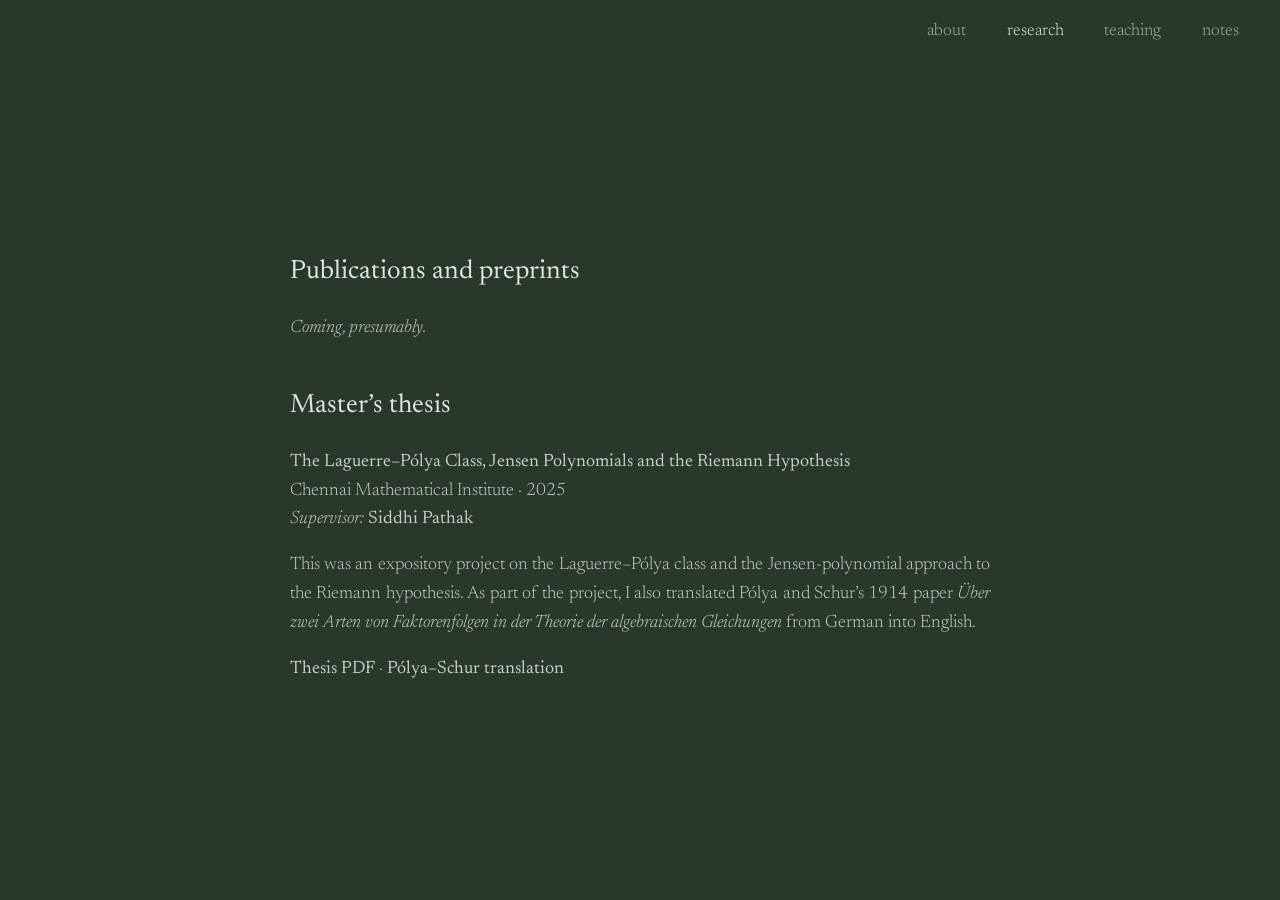
<file: research.html>
<!DOCTYPE html>
<html xmlns="http://www.w3.org/1999/xhtml" lang="en" xml:lang="en"><head>

<meta charset="utf-8">
<meta name="generator" content="quarto-1.10.18">

<meta name="viewport" content="width=device-width, initial-scale=1.0, user-scalable=yes">


<title>Research – Ojas Kumar</title>
<style>
/* Default styles provided by pandoc.
** See https://pandoc.org/MANUAL.html#variables-for-html for config info.
*/
span.smallcaps{font-variant: small-caps;}
div.columns{display: flex; gap: 1.5em;}
div.column{flex: auto;}
@media screen {
div.columns{gap: min(4vw, 1.5em);}
div.column{overflow-x: auto;}
}
div.hanging-indent{margin-left: 1.5em; text-indent: -1.5em;}
ul.task-list{list-style: none;}
ul.task-list li input[type="checkbox"] {
  width: 0.8em;
  margin: 0 0.8em 0.2em -1em; /* quarto-specific, see https://github.com/quarto-dev/quarto-cli/issues/4556 */ 
  vertical-align: middle;
}
</style>


<script src="site_libs/quarto-nav/quarto-nav.js"></script>
<script src="site_libs/quarto-nav/headroom.min.js"></script>
<script src="site_libs/clipboard/clipboard.min.js"></script>
<script src="site_libs/quarto-search/autocomplete.umd.js"></script>
<script src="site_libs/quarto-search/fuse.min.js"></script>
<script src="site_libs/quarto-search/quarto-search.js"></script>
<meta name="quarto:offset" content="./">
<script src="site_libs/quarto-html/quarto.js" type="module"></script>
<script src="site_libs/quarto-html/tabsets/tabsets.js" type="module"></script>
<script src="site_libs/quarto-html/popper.min.js"></script>
<script src="site_libs/quarto-html/tippy.umd.min.js"></script>
<link href="site_libs/quarto-html/tippy.css" rel="stylesheet">
<link href="site_libs/quarto-html/quarto-syntax-highlighting-64a204ab8560d761af7679ceaba22944.css" rel="stylesheet" id="quarto-text-highlighting-styles">
<script src="site_libs/bootstrap/bootstrap.min.js"></script>
<link href="site_libs/bootstrap/bootstrap-icons.css" rel="stylesheet">
<link href="site_libs/bootstrap/bootstrap-d906c148a12a11765d7d1dc4fd09a62a.min.css" rel="stylesheet" append-hash="true" id="quarto-bootstrap" data-mode="light">
<script id="quarto-search-options" type="application/json">{
  "location": "navbar",
  "copy-button": false,
  "collapse-after": 3,
  "panel-placement": "end",
  "type": "overlay",
  "limit": 50,
  "keyboard-shortcut": [
    "f",
    "/",
    "s"
  ],
  "show-item-context": false,
  "language": {
    "search-no-results-text": "No results",
    "search-matching-documents-text": "matching documents",
    "search-copy-link-title": "Copy link to search",
    "search-hide-matches-text": "Hide additional matches",
    "search-more-match-text": "more match in this document",
    "search-more-matches-text": "more matches in this document",
    "search-clear-button-title": "Clear",
    "search-text-placeholder": "",
    "search-detached-cancel-button-title": "Cancel",
    "search-submit-button-title": "Submit",
    "search-label": "Search"
  }
}</script>


<link rel="stylesheet" href="styles.css">
</head>

<body class="nav-fixed fullcontent quarto-light">

<div id="quarto-search-results"></div>
  <header id="quarto-header" class="headroom fixed-top">
    <nav class="navbar navbar-expand-lg " data-bs-theme="dark">
      <div class="navbar-container container-fluid">
          <button class="navbar-toggler" type="button" data-bs-toggle="collapse" data-bs-target="#navbarCollapse" aria-controls="navbarCollapse" role="menu" aria-expanded="false" aria-label="Toggle navigation" onclick="if (window.quartoToggleHeadroom) { window.quartoToggleHeadroom(); }">
  <span class="navbar-toggler-icon"></span>
</button>
          <div class="collapse navbar-collapse" id="navbarCollapse">
            <ul class="navbar-nav navbar-nav-scroll ms-auto">
  <li class="nav-item">
    <a class="nav-link" href="./index.html"> 
<span class="menu-text">about</span></a>
  </li>  
  <li class="nav-item">
    <a class="nav-link active" href="./research.html" aria-current="page"> 
<span class="menu-text">research</span></a>
  </li>  
  <li class="nav-item">
    <a class="nav-link" href="./teaching.html"> 
<span class="menu-text">teaching</span></a>
  </li>  
  <li class="nav-item">
    <a class="nav-link" href="./notes.html"> 
<span class="menu-text">notes</span></a>
  </li>  
</ul>
          </div> <!-- /navcollapse -->
            <div class="quarto-navbar-tools">
</div>
      </div> <!-- /container-fluid -->
    </nav>
</header>
<!-- content -->
<div id="quarto-content" class="quarto-container page-columns page-rows-contents page-layout-article page-navbar">
<!-- sidebar -->
<!-- margin-sidebar -->
    
<!-- main -->
<main class="content" id="quarto-document-content"><header id="title-block-header" class="quarto-title-block"></header>




<section id="publications-and-preprints" class="level2">
<h2 data-anchor-id="publications-and-preprints">Publications and preprints</h2>
<p><em>Coming, presumably.</em></p>
</section>
<section id="masters-thesis" class="level2">
<h2 data-anchor-id="masters-thesis">Master’s thesis</h2>
<p><strong>The Laguerre–Pólya Class, Jensen Polynomials and the Riemann Hypothesis</strong><br>
Chennai Mathematical Institute · 2025<br>
<em>Supervisor:</em> <a href="https://www.cmi.ac.in/~siddhi/">Siddhi Pathak</a></p>
<p>This was an expository project on the Laguerre–Pólya class and the Jensen-polynomial approach to the Riemann hypothesis. As part of the project, I also translated Pólya and Schur’s 1914 paper <em>Über zwei Arten von Faktorenfolgen in der Theorie der algebraischen Gleichungen</em> from German into English.</p>
<p><a href="files/ojas-kumar-masters-thesis.pdf">Thesis PDF</a> · <a href="files/polya-schur-translation.pdf">Pólya–Schur translation</a></p>


</section>

</main> <!-- /main -->
<script id="quarto-html-after-body" type="application/javascript">
  window.document.addEventListener("DOMContentLoaded", function (event) {
    const isCodeAnnotation = (el) => {
      for (const clz of el.classList) {
        if (clz.startsWith('code-annotation-')) {                     
          return true;
        }
      }
      return false;
    }
    const onCopySuccess = function(e) {
      // button target
      const button = e.trigger;
      // don't keep focus
      button.blur();
      // flash "checked"
      button.classList.add('code-copy-button-checked');
      var currentTitle = button.getAttribute("title");
      button.setAttribute("title", "Copied!");
      let tooltip;
      if (window.bootstrap) {
        button.setAttribute("data-bs-toggle", "tooltip");
        button.setAttribute("data-bs-placement", "left");
        button.setAttribute("data-bs-title", "Copied!");
        tooltip = new bootstrap.Tooltip(button, 
          { trigger: "manual", 
            customClass: "code-copy-button-tooltip",
            offset: [0, -8]});
        tooltip.show();    
      }
      setTimeout(function() {
        if (tooltip) {
          tooltip.hide();
          button.removeAttribute("data-bs-title");
          button.removeAttribute("data-bs-toggle");
          button.removeAttribute("data-bs-placement");
        }
        button.setAttribute("title", currentTitle);
        button.classList.remove('code-copy-button-checked');
      }, 1000);
      // clear code selection
      e.clearSelection();
    }
    const getTextToCopy = function(trigger) {
      const outerScaffold = trigger.parentElement.cloneNode(true);
      const codeEl = outerScaffold.querySelector('code');
      for (const childEl of codeEl.children) {
        if (isCodeAnnotation(childEl)) {
          childEl.remove();
        }
      }
      return codeEl.innerText;
    }
    const clipboard = new window.ClipboardJS('.code-copy-button:not([data-in-quarto-modal])', {
      text: getTextToCopy
    });
    clipboard.on('success', onCopySuccess);
    if (window.document.getElementById('quarto-embedded-source-code-modal')) {
      const clipboardModal = new window.ClipboardJS('.code-copy-button[data-in-quarto-modal]', {
        text: getTextToCopy,
        container: window.document.getElementById('quarto-embedded-source-code-modal')
      });
      clipboardModal.on('success', onCopySuccess);
    }
      var localhostRegex = new RegExp(/^(?:http|https):\/\/localhost\:?[0-9]*\//);
      var mailtoRegex = new RegExp(/^mailto:/);
        var filterRegex = new RegExp("https:\/\/ojas-kumar\.github\.io\/");
      var isInternal = (href) => {
          return filterRegex.test(href) || localhostRegex.test(href) || mailtoRegex.test(href);
      }
      // Inspect non-navigation links and adorn them if external
     var links = window.document.querySelectorAll('a[href]:not(.nav-link):not(.navbar-brand):not(.toc-action):not(.sidebar-link):not(.sidebar-item-toggle):not(.pagination-link):not(.no-external):not([aria-hidden]):not(.dropdown-item):not(.quarto-navigation-tool):not(.about-link)');
      for (var i=0; i<links.length; i++) {
        const link = links[i];
        if (!isInternal(link.href)) {
          // undo the damage that might have been done by quarto-nav.js in the case of
          // links that we want to consider external
          if (link.dataset.originalHref !== undefined) {
            link.href = link.dataset.originalHref;
          }
        }
      }
    function tippyHover(el, contentFn, onTriggerFn, onUntriggerFn) {
      const config = {
        allowHTML: true,
        maxWidth: 500,
        delay: 100,
        arrow: false,
        appendTo: function(el) {
            return el.parentElement;
        },
        interactive: true,
        interactiveBorder: 10,
        theme: 'quarto',
        placement: 'bottom-start',
      };
      if (contentFn) {
        config.content = contentFn;
      }
      if (onTriggerFn) {
        config.onTrigger = onTriggerFn;
      }
      if (onUntriggerFn) {
        config.onUntrigger = onUntriggerFn;
      }
      window.tippy(el, config); 
    }
    const noterefs = window.document.querySelectorAll('a[role="doc-noteref"]');
    for (var i=0; i<noterefs.length; i++) {
      const ref = noterefs[i];
      tippyHover(ref, function() {
        // use id or data attribute instead here
        let href = ref.getAttribute('data-footnote-href') || ref.getAttribute('href');
        try { href = new URL(href).hash; } catch {}
        const id = href.replace(/^#\/?/, "");
        const note = window.document.getElementById(id);
        if (note) {
          return note.innerHTML;
        } else {
          return "";
        }
      });
    }
    const xrefs = window.document.querySelectorAll('a.quarto-xref');
    const processXRef = (id, note) => {
      // Strip column container classes
      const stripColumnClz = (el) => {
        el.classList.remove("page-full", "page-columns");
        if (el.children) {
          for (const child of el.children) {
            stripColumnClz(child);
          }
        }
      }
      stripColumnClz(note)
      if (id === null || id.startsWith('sec-')) {
        // Special case sections, only their first couple elements
        const container = document.createElement("div");
        if (note.children && note.children.length > 2) {
          container.appendChild(note.children[0].cloneNode(true));
          for (let i = 1; i < note.children.length; i++) {
            const child = note.children[i];
            if (child.tagName === "P" && child.innerText === "") {
              continue;
            } else {
              container.appendChild(child.cloneNode(true));
              break;
            }
          }
          if (window.Quarto?.typesetMath) {
            window.Quarto.typesetMath(container);
          }
          return container.innerHTML
        } else {
          if (window.Quarto?.typesetMath) {
            window.Quarto.typesetMath(note);
          }
          return note.innerHTML;
        }
      } else {
        // Remove any anchor links if they are present
        const anchorLink = note.querySelector('a.anchorjs-link');
        if (anchorLink) {
          anchorLink.remove();
        }
        if (window.Quarto?.typesetMath) {
          window.Quarto.typesetMath(note);
        }
        if (note.classList.contains("callout")) {
          return note.outerHTML;
        } else {
          return note.innerHTML;
        }
      }
    }
    for (var i=0; i<xrefs.length; i++) {
      const xref = xrefs[i];
      tippyHover(xref, undefined, function(instance) {
        instance.disable();
        let url = xref.getAttribute('href');
        let hash = undefined; 
        if (url.startsWith('#')) {
          hash = url;
        } else {
          try { hash = new URL(url).hash; } catch {}
        }
        if (hash) {
          const id = hash.replace(/^#\/?/, "");
          const note = window.document.getElementById(id);
          if (note !== null) {
            try {
              const html = processXRef(id, note.cloneNode(true));
              instance.setContent(html);
            } finally {
              instance.enable();
              instance.show();
            }
          } else {
            // See if we can fetch this
            fetch(url.split('#')[0])
            .then(res => res.text())
            .then(html => {
              const parser = new DOMParser();
              const htmlDoc = parser.parseFromString(html, "text/html");
              const note = htmlDoc.getElementById(id);
              if (note !== null) {
                const html = processXRef(id, note);
                instance.setContent(html);
              } 
            }).finally(() => {
              instance.enable();
              instance.show();
            });
          }
        } else {
          // See if we can fetch a full url (with no hash to target)
          // This is a special case and we should probably do some content thinning / targeting
          fetch(url)
          .then(res => res.text())
          .then(html => {
            const parser = new DOMParser();
            const htmlDoc = parser.parseFromString(html, "text/html");
            const note = htmlDoc.querySelector('main.content');
            if (note !== null) {
              // This should only happen for chapter cross references
              // (since there is no id in the URL)
              // remove the first header
              if (note.children.length > 0 && note.children[0].tagName === "HEADER") {
                note.children[0].remove();
              }
              const html = processXRef(null, note);
              instance.setContent(html);
            } 
          }).finally(() => {
            instance.enable();
            instance.show();
          });
        }
      }, function(instance) {
      });
    }
        let selectedAnnoteEl;
        const selectorForAnnotation = ( cell, annotation) => {
          let cellAttr = 'data-code-cell="' + cell + '"';
          let lineAttr = 'data-code-annotation="' +  annotation + '"';
          const selector = 'span[' + cellAttr + '][' + lineAttr + ']';
          return selector;
        }
        const selectCodeLines = (annoteEl) => {
          const doc = window.document;
          const targetCell = annoteEl.getAttribute("data-target-cell");
          const targetAnnotation = annoteEl.getAttribute("data-target-annotation");
          const annoteSpan = window.document.querySelector(selectorForAnnotation(targetCell, targetAnnotation));
          const lines = annoteSpan.getAttribute("data-code-lines").split(",");
          const lineIds = lines.map((line) => {
            return targetCell + "-" + line;
          })
          let top = null;
          let height = null;
          let parent = null;
          if (lineIds.length > 0) {
              //compute the position of the single el (top and bottom and make a div)
              const el = window.document.getElementById(lineIds[0]);
              top = el.offsetTop;
              height = el.offsetHeight;
              parent = el.parentElement.parentElement;
            if (lineIds.length > 1) {
              const lastEl = window.document.getElementById(lineIds[lineIds.length - 1]);
              const bottom = lastEl.offsetTop + lastEl.offsetHeight;
              height = bottom - top;
            }
            if (top !== null && height !== null && parent !== null) {
              // cook up a div (if necessary) and position it 
              let div = window.document.getElementById("code-annotation-line-highlight");
              if (div === null) {
                div = window.document.createElement("div");
                div.setAttribute("id", "code-annotation-line-highlight");
                div.style.position = 'absolute';
                parent.appendChild(div);
              }
              div.style.top = top - 2 + "px";
              div.style.height = height + 4 + "px";
              div.style.left = 0;
              let gutterDiv = window.document.getElementById("code-annotation-line-highlight-gutter");
              if (gutterDiv === null) {
                gutterDiv = window.document.createElement("div");
                gutterDiv.setAttribute("id", "code-annotation-line-highlight-gutter");
                gutterDiv.style.position = 'absolute';
                const codeCell = window.document.getElementById(targetCell);
                const gutter = codeCell.querySelector('.code-annotation-gutter');
                gutter.appendChild(gutterDiv);
              }
              gutterDiv.style.top = top - 2 + "px";
              gutterDiv.style.height = height + 4 + "px";
            }
            selectedAnnoteEl = annoteEl;
          }
        };
        const unselectCodeLines = () => {
          const elementsIds = ["code-annotation-line-highlight", "code-annotation-line-highlight-gutter"];
          elementsIds.forEach((elId) => {
            const div = window.document.getElementById(elId);
            if (div) {
              div.remove();
            }
          });
          selectedAnnoteEl = undefined;
        };
          // Handle positioning of the toggle
      window.addEventListener(
        "resize",
        throttle(() => {
          elRect = undefined;
          if (selectedAnnoteEl) {
            selectCodeLines(selectedAnnoteEl);
          }
        }, 10)
      );
      function throttle(fn, ms) {
      let throttle = false;
      let timer;
        return (...args) => {
          if(!throttle) { // first call gets through
              fn.apply(this, args);
              throttle = true;
          } else { // all the others get throttled
              if(timer) clearTimeout(timer); // cancel #2
              timer = setTimeout(() => {
                fn.apply(this, args);
                timer = throttle = false;
              }, ms);
          }
        };
      }
        // Attach click handler to the DT
        const annoteDls = window.document.querySelectorAll('dt[data-target-cell]');
        for (const annoteDlNode of annoteDls) {
          annoteDlNode.addEventListener('click', (event) => {
            const clickedEl = event.target;
            if (clickedEl !== selectedAnnoteEl) {
              unselectCodeLines();
              const activeEl = window.document.querySelector('dt[data-target-cell].code-annotation-active');
              if (activeEl) {
                activeEl.classList.remove('code-annotation-active');
              }
              selectCodeLines(clickedEl);
              clickedEl.classList.add('code-annotation-active');
            } else {
              // Unselect the line
              unselectCodeLines();
              clickedEl.classList.remove('code-annotation-active');
            }
          });
        }
    const findCites = (el) => {
      const parentEl = el.parentElement;
      if (parentEl) {
        const cites = parentEl.dataset.cites;
        if (cites) {
          return {
            el,
            cites: cites.split(' ')
          };
        } else {
          return findCites(el.parentElement)
        }
      } else {
        return undefined;
      }
    };
    var bibliorefs = window.document.querySelectorAll('a[role="doc-biblioref"]');
    for (var i=0; i<bibliorefs.length; i++) {
      const ref = bibliorefs[i];
      const citeInfo = findCites(ref);
      if (citeInfo) {
        tippyHover(citeInfo.el, function() {
          var popup = window.document.createElement('div');
          citeInfo.cites.forEach(function(cite) {
            var citeDiv = window.document.createElement('div');
            citeDiv.classList.add('hanging-indent');
            citeDiv.classList.add('csl-entry');
            var biblioDiv = window.document.getElementById('ref-' + cite);
            if (biblioDiv) {
              citeDiv.innerHTML = biblioDiv.innerHTML;
            }
            popup.appendChild(citeDiv);
          });
          return popup.innerHTML;
        });
      }
    }
  });
  </script>
</div> <!-- /content -->




</body></html>
</file>
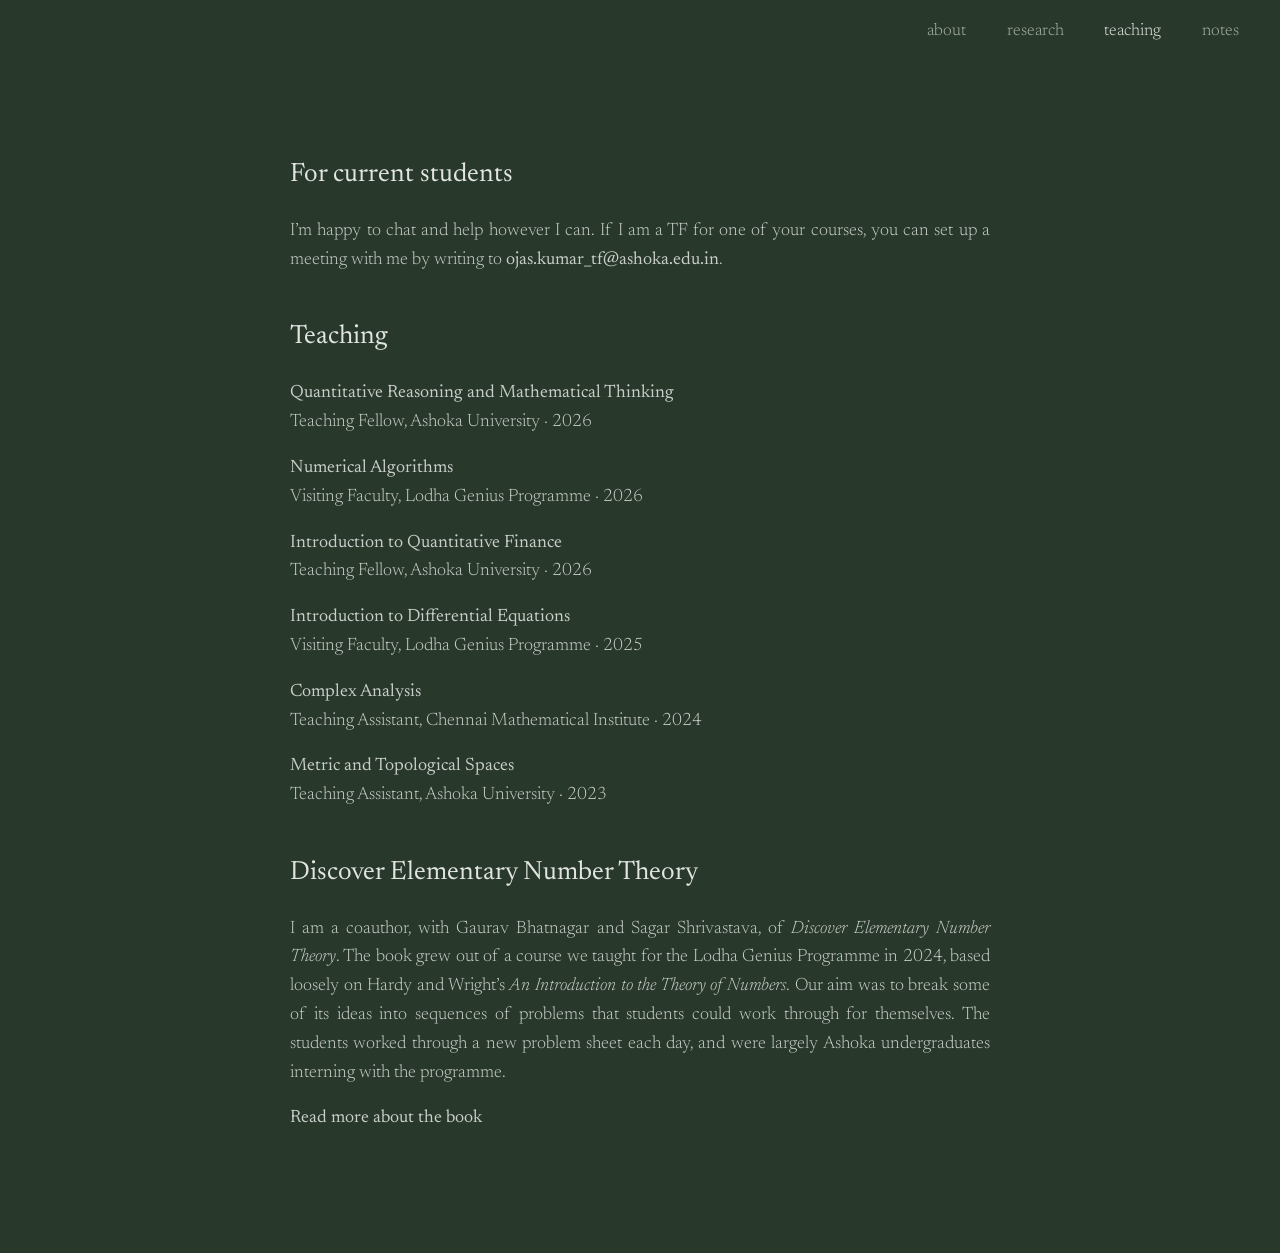
<file: teaching.html>
<!DOCTYPE html>
<html xmlns="http://www.w3.org/1999/xhtml" lang="en" xml:lang="en"><head>

<meta charset="utf-8">
<meta name="generator" content="quarto-1.10.18">

<meta name="viewport" content="width=device-width, initial-scale=1.0, user-scalable=yes">


<title>Teaching – Ojas Kumar</title>
<style>
/* Default styles provided by pandoc.
** See https://pandoc.org/MANUAL.html#variables-for-html for config info.
*/
span.smallcaps{font-variant: small-caps;}
div.columns{display: flex; gap: 1.5em;}
div.column{flex: auto;}
@media screen {
div.columns{gap: min(4vw, 1.5em);}
div.column{overflow-x: auto;}
}
div.hanging-indent{margin-left: 1.5em; text-indent: -1.5em;}
ul.task-list{list-style: none;}
ul.task-list li input[type="checkbox"] {
  width: 0.8em;
  margin: 0 0.8em 0.2em -1em; /* quarto-specific, see https://github.com/quarto-dev/quarto-cli/issues/4556 */ 
  vertical-align: middle;
}
</style>


<script src="site_libs/quarto-nav/quarto-nav.js"></script>
<script src="site_libs/quarto-nav/headroom.min.js"></script>
<script src="site_libs/clipboard/clipboard.min.js"></script>
<script src="site_libs/quarto-search/autocomplete.umd.js"></script>
<script src="site_libs/quarto-search/fuse.min.js"></script>
<script src="site_libs/quarto-search/quarto-search.js"></script>
<meta name="quarto:offset" content="./">
<script src="site_libs/quarto-html/quarto.js" type="module"></script>
<script src="site_libs/quarto-html/tabsets/tabsets.js" type="module"></script>
<script src="site_libs/quarto-html/popper.min.js"></script>
<script src="site_libs/quarto-html/tippy.umd.min.js"></script>
<link href="site_libs/quarto-html/tippy.css" rel="stylesheet">
<link href="site_libs/quarto-html/quarto-syntax-highlighting-64a204ab8560d761af7679ceaba22944.css" rel="stylesheet" id="quarto-text-highlighting-styles">
<script src="site_libs/bootstrap/bootstrap.min.js"></script>
<link href="site_libs/bootstrap/bootstrap-icons.css" rel="stylesheet">
<link href="site_libs/bootstrap/bootstrap-d906c148a12a11765d7d1dc4fd09a62a.min.css" rel="stylesheet" append-hash="true" id="quarto-bootstrap" data-mode="light">
<script id="quarto-search-options" type="application/json">{
  "location": "navbar",
  "copy-button": false,
  "collapse-after": 3,
  "panel-placement": "end",
  "type": "overlay",
  "limit": 50,
  "keyboard-shortcut": [
    "f",
    "/",
    "s"
  ],
  "show-item-context": false,
  "language": {
    "search-no-results-text": "No results",
    "search-matching-documents-text": "matching documents",
    "search-copy-link-title": "Copy link to search",
    "search-hide-matches-text": "Hide additional matches",
    "search-more-match-text": "more match in this document",
    "search-more-matches-text": "more matches in this document",
    "search-clear-button-title": "Clear",
    "search-text-placeholder": "",
    "search-detached-cancel-button-title": "Cancel",
    "search-submit-button-title": "Submit",
    "search-label": "Search"
  }
}</script>


<link rel="stylesheet" href="styles.css">
</head>

<body class="nav-fixed fullcontent quarto-light">

<div id="quarto-search-results"></div>
  <header id="quarto-header" class="headroom fixed-top">
    <nav class="navbar navbar-expand-lg " data-bs-theme="dark">
      <div class="navbar-container container-fluid">
          <button class="navbar-toggler" type="button" data-bs-toggle="collapse" data-bs-target="#navbarCollapse" aria-controls="navbarCollapse" role="menu" aria-expanded="false" aria-label="Toggle navigation" onclick="if (window.quartoToggleHeadroom) { window.quartoToggleHeadroom(); }">
  <span class="navbar-toggler-icon"></span>
</button>
          <div class="collapse navbar-collapse" id="navbarCollapse">
            <ul class="navbar-nav navbar-nav-scroll ms-auto">
  <li class="nav-item">
    <a class="nav-link" href="./index.html"> 
<span class="menu-text">about</span></a>
  </li>  
  <li class="nav-item">
    <a class="nav-link" href="./research.html"> 
<span class="menu-text">research</span></a>
  </li>  
  <li class="nav-item">
    <a class="nav-link active" href="./teaching.html" aria-current="page"> 
<span class="menu-text">teaching</span></a>
  </li>  
  <li class="nav-item">
    <a class="nav-link" href="./notes.html"> 
<span class="menu-text">notes</span></a>
  </li>  
</ul>
          </div> <!-- /navcollapse -->
            <div class="quarto-navbar-tools">
</div>
      </div> <!-- /container-fluid -->
    </nav>
</header>
<!-- content -->
<div id="quarto-content" class="quarto-container page-columns page-rows-contents page-layout-article page-navbar">
<!-- sidebar -->
<!-- margin-sidebar -->
    
<!-- main -->
<main class="content" id="quarto-document-content"><header id="title-block-header" class="quarto-title-block"></header>




<section id="for-current-students" class="level2">
<h2 data-anchor-id="for-current-students">For current students</h2>
<p>I’m happy to chat and help however I can. If I am a TF for one of your courses, you can set up a meeting with me by writing to <a href="mailto:ojas.kumar_tf@ashoka.edu.in">ojas.kumar_tf@ashoka.edu.in</a>.</p>
</section>
<section id="teaching" class="level2">
<h2 data-anchor-id="teaching">Teaching</h2>
<p><strong>Quantitative Reasoning and Mathematical Thinking</strong><br>
Teaching Fellow, Ashoka University · 2026</p>
<p><strong>Numerical Algorithms</strong><br>
Visiting Faculty, Lodha Genius Programme · 2026</p>
<p><strong>Introduction to Quantitative Finance</strong><br>
Teaching Fellow, Ashoka University · 2026</p>
<p><strong>Introduction to Differential Equations</strong><br>
Visiting Faculty, Lodha Genius Programme · 2025</p>
<p><strong>Complex Analysis</strong><br>
Teaching Assistant, Chennai Mathematical Institute · 2024</p>
<p><strong>Metric and Topological Spaces</strong><br>
Teaching Assistant, Ashoka University · 2023</p>
</section>
<section id="discover-elementary-number-theory" class="level2">
<h2 data-anchor-id="discover-elementary-number-theory">Discover Elementary Number Theory</h2>
<p>I am a coauthor, with Gaurav Bhatnagar and Sagar Shrivastava, of <em>Discover Elementary Number Theory</em>. The book grew out of a course we taught for the Lodha Genius Programme in 2024, based loosely on Hardy and Wright’s <em>An Introduction to the Theory of Numbers</em>. Our aim was to break some of its ideas into sequences of problems that students could work through for themselves. The students worked through a new problem sheet each day, and were largely Ashoka undergraduates interning with the programme.</p>
<p><a href="https://gauravbhatnagar.org/2026/08/22/discover-elementary-number-theory/">Read more about the book</a></p>


</section>

</main> <!-- /main -->
<script id="quarto-html-after-body" type="application/javascript">
  window.document.addEventListener("DOMContentLoaded", function (event) {
    const isCodeAnnotation = (el) => {
      for (const clz of el.classList) {
        if (clz.startsWith('code-annotation-')) {                     
          return true;
        }
      }
      return false;
    }
    const onCopySuccess = function(e) {
      // button target
      const button = e.trigger;
      // don't keep focus
      button.blur();
      // flash "checked"
      button.classList.add('code-copy-button-checked');
      var currentTitle = button.getAttribute("title");
      button.setAttribute("title", "Copied!");
      let tooltip;
      if (window.bootstrap) {
        button.setAttribute("data-bs-toggle", "tooltip");
        button.setAttribute("data-bs-placement", "left");
        button.setAttribute("data-bs-title", "Copied!");
        tooltip = new bootstrap.Tooltip(button, 
          { trigger: "manual", 
            customClass: "code-copy-button-tooltip",
            offset: [0, -8]});
        tooltip.show();    
      }
      setTimeout(function() {
        if (tooltip) {
          tooltip.hide();
          button.removeAttribute("data-bs-title");
          button.removeAttribute("data-bs-toggle");
          button.removeAttribute("data-bs-placement");
        }
        button.setAttribute("title", currentTitle);
        button.classList.remove('code-copy-button-checked');
      }, 1000);
      // clear code selection
      e.clearSelection();
    }
    const getTextToCopy = function(trigger) {
      const outerScaffold = trigger.parentElement.cloneNode(true);
      const codeEl = outerScaffold.querySelector('code');
      for (const childEl of codeEl.children) {
        if (isCodeAnnotation(childEl)) {
          childEl.remove();
        }
      }
      return codeEl.innerText;
    }
    const clipboard = new window.ClipboardJS('.code-copy-button:not([data-in-quarto-modal])', {
      text: getTextToCopy
    });
    clipboard.on('success', onCopySuccess);
    if (window.document.getElementById('quarto-embedded-source-code-modal')) {
      const clipboardModal = new window.ClipboardJS('.code-copy-button[data-in-quarto-modal]', {
        text: getTextToCopy,
        container: window.document.getElementById('quarto-embedded-source-code-modal')
      });
      clipboardModal.on('success', onCopySuccess);
    }
      var localhostRegex = new RegExp(/^(?:http|https):\/\/localhost\:?[0-9]*\//);
      var mailtoRegex = new RegExp(/^mailto:/);
        var filterRegex = new RegExp("https:\/\/ojas-kumar\.github\.io\/");
      var isInternal = (href) => {
          return filterRegex.test(href) || localhostRegex.test(href) || mailtoRegex.test(href);
      }
      // Inspect non-navigation links and adorn them if external
     var links = window.document.querySelectorAll('a[href]:not(.nav-link):not(.navbar-brand):not(.toc-action):not(.sidebar-link):not(.sidebar-item-toggle):not(.pagination-link):not(.no-external):not([aria-hidden]):not(.dropdown-item):not(.quarto-navigation-tool):not(.about-link)');
      for (var i=0; i<links.length; i++) {
        const link = links[i];
        if (!isInternal(link.href)) {
          // undo the damage that might have been done by quarto-nav.js in the case of
          // links that we want to consider external
          if (link.dataset.originalHref !== undefined) {
            link.href = link.dataset.originalHref;
          }
        }
      }
    function tippyHover(el, contentFn, onTriggerFn, onUntriggerFn) {
      const config = {
        allowHTML: true,
        maxWidth: 500,
        delay: 100,
        arrow: false,
        appendTo: function(el) {
            return el.parentElement;
        },
        interactive: true,
        interactiveBorder: 10,
        theme: 'quarto',
        placement: 'bottom-start',
      };
      if (contentFn) {
        config.content = contentFn;
      }
      if (onTriggerFn) {
        config.onTrigger = onTriggerFn;
      }
      if (onUntriggerFn) {
        config.onUntrigger = onUntriggerFn;
      }
      window.tippy(el, config); 
    }
    const noterefs = window.document.querySelectorAll('a[role="doc-noteref"]');
    for (var i=0; i<noterefs.length; i++) {
      const ref = noterefs[i];
      tippyHover(ref, function() {
        // use id or data attribute instead here
        let href = ref.getAttribute('data-footnote-href') || ref.getAttribute('href');
        try { href = new URL(href).hash; } catch {}
        const id = href.replace(/^#\/?/, "");
        const note = window.document.getElementById(id);
        if (note) {
          return note.innerHTML;
        } else {
          return "";
        }
      });
    }
    const xrefs = window.document.querySelectorAll('a.quarto-xref');
    const processXRef = (id, note) => {
      // Strip column container classes
      const stripColumnClz = (el) => {
        el.classList.remove("page-full", "page-columns");
        if (el.children) {
          for (const child of el.children) {
            stripColumnClz(child);
          }
        }
      }
      stripColumnClz(note)
      if (id === null || id.startsWith('sec-')) {
        // Special case sections, only their first couple elements
        const container = document.createElement("div");
        if (note.children && note.children.length > 2) {
          container.appendChild(note.children[0].cloneNode(true));
          for (let i = 1; i < note.children.length; i++) {
            const child = note.children[i];
            if (child.tagName === "P" && child.innerText === "") {
              continue;
            } else {
              container.appendChild(child.cloneNode(true));
              break;
            }
          }
          if (window.Quarto?.typesetMath) {
            window.Quarto.typesetMath(container);
          }
          return container.innerHTML
        } else {
          if (window.Quarto?.typesetMath) {
            window.Quarto.typesetMath(note);
          }
          return note.innerHTML;
        }
      } else {
        // Remove any anchor links if they are present
        const anchorLink = note.querySelector('a.anchorjs-link');
        if (anchorLink) {
          anchorLink.remove();
        }
        if (window.Quarto?.typesetMath) {
          window.Quarto.typesetMath(note);
        }
        if (note.classList.contains("callout")) {
          return note.outerHTML;
        } else {
          return note.innerHTML;
        }
      }
    }
    for (var i=0; i<xrefs.length; i++) {
      const xref = xrefs[i];
      tippyHover(xref, undefined, function(instance) {
        instance.disable();
        let url = xref.getAttribute('href');
        let hash = undefined; 
        if (url.startsWith('#')) {
          hash = url;
        } else {
          try { hash = new URL(url).hash; } catch {}
        }
        if (hash) {
          const id = hash.replace(/^#\/?/, "");
          const note = window.document.getElementById(id);
          if (note !== null) {
            try {
              const html = processXRef(id, note.cloneNode(true));
              instance.setContent(html);
            } finally {
              instance.enable();
              instance.show();
            }
          } else {
            // See if we can fetch this
            fetch(url.split('#')[0])
            .then(res => res.text())
            .then(html => {
              const parser = new DOMParser();
              const htmlDoc = parser.parseFromString(html, "text/html");
              const note = htmlDoc.getElementById(id);
              if (note !== null) {
                const html = processXRef(id, note);
                instance.setContent(html);
              } 
            }).finally(() => {
              instance.enable();
              instance.show();
            });
          }
        } else {
          // See if we can fetch a full url (with no hash to target)
          // This is a special case and we should probably do some content thinning / targeting
          fetch(url)
          .then(res => res.text())
          .then(html => {
            const parser = new DOMParser();
            const htmlDoc = parser.parseFromString(html, "text/html");
            const note = htmlDoc.querySelector('main.content');
            if (note !== null) {
              // This should only happen for chapter cross references
              // (since there is no id in the URL)
              // remove the first header
              if (note.children.length > 0 && note.children[0].tagName === "HEADER") {
                note.children[0].remove();
              }
              const html = processXRef(null, note);
              instance.setContent(html);
            } 
          }).finally(() => {
            instance.enable();
            instance.show();
          });
        }
      }, function(instance) {
      });
    }
        let selectedAnnoteEl;
        const selectorForAnnotation = ( cell, annotation) => {
          let cellAttr = 'data-code-cell="' + cell + '"';
          let lineAttr = 'data-code-annotation="' +  annotation + '"';
          const selector = 'span[' + cellAttr + '][' + lineAttr + ']';
          return selector;
        }
        const selectCodeLines = (annoteEl) => {
          const doc = window.document;
          const targetCell = annoteEl.getAttribute("data-target-cell");
          const targetAnnotation = annoteEl.getAttribute("data-target-annotation");
          const annoteSpan = window.document.querySelector(selectorForAnnotation(targetCell, targetAnnotation));
          const lines = annoteSpan.getAttribute("data-code-lines").split(",");
          const lineIds = lines.map((line) => {
            return targetCell + "-" + line;
          })
          let top = null;
          let height = null;
          let parent = null;
          if (lineIds.length > 0) {
              //compute the position of the single el (top and bottom and make a div)
              const el = window.document.getElementById(lineIds[0]);
              top = el.offsetTop;
              height = el.offsetHeight;
              parent = el.parentElement.parentElement;
            if (lineIds.length > 1) {
              const lastEl = window.document.getElementById(lineIds[lineIds.length - 1]);
              const bottom = lastEl.offsetTop + lastEl.offsetHeight;
              height = bottom - top;
            }
            if (top !== null && height !== null && parent !== null) {
              // cook up a div (if necessary) and position it 
              let div = window.document.getElementById("code-annotation-line-highlight");
              if (div === null) {
                div = window.document.createElement("div");
                div.setAttribute("id", "code-annotation-line-highlight");
                div.style.position = 'absolute';
                parent.appendChild(div);
              }
              div.style.top = top - 2 + "px";
              div.style.height = height + 4 + "px";
              div.style.left = 0;
              let gutterDiv = window.document.getElementById("code-annotation-line-highlight-gutter");
              if (gutterDiv === null) {
                gutterDiv = window.document.createElement("div");
                gutterDiv.setAttribute("id", "code-annotation-line-highlight-gutter");
                gutterDiv.style.position = 'absolute';
                const codeCell = window.document.getElementById(targetCell);
                const gutter = codeCell.querySelector('.code-annotation-gutter');
                gutter.appendChild(gutterDiv);
              }
              gutterDiv.style.top = top - 2 + "px";
              gutterDiv.style.height = height + 4 + "px";
            }
            selectedAnnoteEl = annoteEl;
          }
        };
        const unselectCodeLines = () => {
          const elementsIds = ["code-annotation-line-highlight", "code-annotation-line-highlight-gutter"];
          elementsIds.forEach((elId) => {
            const div = window.document.getElementById(elId);
            if (div) {
              div.remove();
            }
          });
          selectedAnnoteEl = undefined;
        };
          // Handle positioning of the toggle
      window.addEventListener(
        "resize",
        throttle(() => {
          elRect = undefined;
          if (selectedAnnoteEl) {
            selectCodeLines(selectedAnnoteEl);
          }
        }, 10)
      );
      function throttle(fn, ms) {
      let throttle = false;
      let timer;
        return (...args) => {
          if(!throttle) { // first call gets through
              fn.apply(this, args);
              throttle = true;
          } else { // all the others get throttled
              if(timer) clearTimeout(timer); // cancel #2
              timer = setTimeout(() => {
                fn.apply(this, args);
                timer = throttle = false;
              }, ms);
          }
        };
      }
        // Attach click handler to the DT
        const annoteDls = window.document.querySelectorAll('dt[data-target-cell]');
        for (const annoteDlNode of annoteDls) {
          annoteDlNode.addEventListener('click', (event) => {
            const clickedEl = event.target;
            if (clickedEl !== selectedAnnoteEl) {
              unselectCodeLines();
              const activeEl = window.document.querySelector('dt[data-target-cell].code-annotation-active');
              if (activeEl) {
                activeEl.classList.remove('code-annotation-active');
              }
              selectCodeLines(clickedEl);
              clickedEl.classList.add('code-annotation-active');
            } else {
              // Unselect the line
              unselectCodeLines();
              clickedEl.classList.remove('code-annotation-active');
            }
          });
        }
    const findCites = (el) => {
      const parentEl = el.parentElement;
      if (parentEl) {
        const cites = parentEl.dataset.cites;
        if (cites) {
          return {
            el,
            cites: cites.split(' ')
          };
        } else {
          return findCites(el.parentElement)
        }
      } else {
        return undefined;
      }
    };
    var bibliorefs = window.document.querySelectorAll('a[role="doc-biblioref"]');
    for (var i=0; i<bibliorefs.length; i++) {
      const ref = bibliorefs[i];
      const citeInfo = findCites(ref);
      if (citeInfo) {
        tippyHover(citeInfo.el, function() {
          var popup = window.document.createElement('div');
          citeInfo.cites.forEach(function(cite) {
            var citeDiv = window.document.createElement('div');
            citeDiv.classList.add('hanging-indent');
            citeDiv.classList.add('csl-entry');
            var biblioDiv = window.document.getElementById('ref-' + cite);
            if (biblioDiv) {
              citeDiv.innerHTML = biblioDiv.innerHTML;
            }
            popup.appendChild(citeDiv);
          });
          return popup.innerHTML;
        });
      }
    }
  });
  </script>
</div> <!-- /content -->




</body></html>
</file>
<file: site_libs/quarto-html/tippy.css>
.tippy-box[data-animation=fade][data-state=hidden]{opacity:0}[data-tippy-root]{max-width:calc(100vw - 10px)}.tippy-box{position:relative;background-color:#333;color:#fff;border-radius:4px;font-size:14px;line-height:1.4;white-space:normal;outline:0;transition-property:transform,visibility,opacity}.tippy-box[data-placement^=top]>.tippy-arrow{bottom:0}.tippy-box[data-placement^=top]>.tippy-arrow:before{bottom:-7px;left:0;border-width:8px 8px 0;border-top-color:initial;transform-origin:center top}.tippy-box[data-placement^=bottom]>.tippy-arrow{top:0}.tippy-box[data-placement^=bottom]>.tippy-arrow:before{top:-7px;left:0;border-width:0 8px 8px;border-bottom-color:initial;transform-origin:center bottom}.tippy-box[data-placement^=left]>.tippy-arrow{right:0}.tippy-box[data-placement^=left]>.tippy-arrow:before{border-width:8px 0 8px 8px;border-left-color:initial;right:-7px;transform-origin:center left}.tippy-box[data-placement^=right]>.tippy-arrow{left:0}.tippy-box[data-placement^=right]>.tippy-arrow:before{left:-7px;border-width:8px 8px 8px 0;border-right-color:initial;transform-origin:center right}.tippy-box[data-inertia][data-state=visible]{transition-timing-function:cubic-bezier(.54,1.5,.38,1.11)}.tippy-arrow{width:16px;height:16px;color:#333}.tippy-arrow:before{content:"";position:absolute;border-color:transparent;border-style:solid}.tippy-content{position:relative;padding:5px 9px;z-index:1}
</file>
<file: site_libs/quarto-html/quarto-syntax-highlighting-64a204ab8560d761af7679ceaba22944.css>
/* quarto syntax highlight colors */
:root {
  --quarto-hl-ot-color: #003B4F;
  --quarto-hl-at-color: #657422;
  --quarto-hl-ss-color: #20794D;
  --quarto-hl-an-color: #5E5E5E;
  --quarto-hl-fu-color: #4758AB;
  --quarto-hl-st-color: #20794D;
  --quarto-hl-cf-color: #003B4F;
  --quarto-hl-op-color: #5E5E5E;
  --quarto-hl-er-color: #AD0000;
  --quarto-hl-bn-color: #AD0000;
  --quarto-hl-al-color: #AD0000;
  --quarto-hl-va-color: #111111;
  --quarto-hl-bu-color: inherit;
  --quarto-hl-ex-color: inherit;
  --quarto-hl-pp-color: #AD0000;
  --quarto-hl-in-color: #5E5E5E;
  --quarto-hl-vs-color: #20794D;
  --quarto-hl-wa-color: #5E5E5E;
  --quarto-hl-do-color: #5E5E5E;
  --quarto-hl-im-color: #00769E;
  --quarto-hl-ch-color: #20794D;
  --quarto-hl-dt-color: #AD0000;
  --quarto-hl-fl-color: #AD0000;
  --quarto-hl-co-color: #5E5E5E;
  --quarto-hl-cv-color: #5E5E5E;
  --quarto-hl-cn-color: #8f5902;
  --quarto-hl-sc-color: #5E5E5E;
  --quarto-hl-dv-color: #AD0000;
  --quarto-hl-kw-color: #003B4F;
}

/* other quarto variables */
:root {
  --quarto-font-monospace: SFMono-Regular, Menlo, Monaco, Consolas, "Liberation Mono", "Courier New", monospace;
}

/* syntax highlight based on Pandoc's rules */
pre > code.sourceCode > span {
  color: #003B4F;
}

code.sourceCode > span {
  color: #003B4F;
}

div.sourceCode,
div.sourceCode pre.sourceCode {
  color: #003B4F;
}

/* Normal */
code span {
  color: #003B4F;
}

/* Alert */
code span.al {
  color: #AD0000;
  font-style: inherit;
}

/* Annotation */
code span.an {
  color: #5E5E5E;
  font-style: inherit;
}

/* Attribute */
code span.at {
  color: #657422;
  font-style: inherit;
}

/* BaseN */
code span.bn {
  color: #AD0000;
  font-style: inherit;
}

/* BuiltIn */
code span.bu {
  font-style: inherit;
}

/* ControlFlow */
code span.cf {
  color: #003B4F;
  font-weight: bold;
  font-style: inherit;
}

/* Char */
code span.ch {
  color: #20794D;
  font-style: inherit;
}

/* Constant */
code span.cn {
  color: #8f5902;
  font-style: inherit;
}

/* Comment */
code span.co {
  color: #5E5E5E;
  font-style: inherit;
}

/* CommentVar */
code span.cv {
  color: #5E5E5E;
  font-style: italic;
}

/* Documentation */
code span.do {
  color: #5E5E5E;
  font-style: italic;
}

/* DataType */
code span.dt {
  color: #AD0000;
  font-style: inherit;
}

/* DecVal */
code span.dv {
  color: #AD0000;
  font-style: inherit;
}

/* Error */
code span.er {
  color: #AD0000;
  font-style: inherit;
}

/* Extension */
code span.ex {
  font-style: inherit;
}

/* Float */
code span.fl {
  color: #AD0000;
  font-style: inherit;
}

/* Function */
code span.fu {
  color: #4758AB;
  font-style: inherit;
}

/* Import */
code span.im {
  color: #00769E;
  font-style: inherit;
}

/* Information */
code span.in {
  color: #5E5E5E;
  font-style: inherit;
}

/* Keyword */
code span.kw {
  color: #003B4F;
  font-weight: bold;
  font-style: inherit;
}

/* Operator */
code span.op {
  color: #5E5E5E;
  font-style: inherit;
}

/* Other */
code span.ot {
  color: #003B4F;
  font-style: inherit;
}

/* Preprocessor */
code span.pp {
  color: #AD0000;
  font-style: inherit;
}

/* SpecialChar */
code span.sc {
  color: #5E5E5E;
  font-style: inherit;
}

/* SpecialString */
code span.ss {
  color: #20794D;
  font-style: inherit;
}

/* String */
code span.st {
  color: #20794D;
  font-style: inherit;
}

/* Variable */
code span.va {
  color: #111111;
  font-style: inherit;
}

/* VerbatimString */
code span.vs {
  color: #20794D;
  font-style: inherit;
}

/* Warning */
code span.wa {
  color: #5E5E5E;
  font-style: italic;
}

.prevent-inlining {
  content: "</";
}

/*# sourceMappingURL=9d8d5bb603a83b8298b89080a598c93b.css.map */
</file>
<file: styles.css>
@import url('https://fonts.googleapis.com/css2?family=Newsreader:opsz,wght@6..72,300;6..72,400&family=Noto+Serif+Devanagari:wght@300;400&display=swap');
:root {
  --bg: #28382b;
  --text: #c9ceca;
  --heading: #e1e4e1;
  --muted: #a7afa9;
  --faint: #78837b;
}

body {
  margin: 0;
  background: var(--bg);
  color: var(--text);
  font-family: "Newsreader", Georgia, serif;
  font-size: 18px;
  font-weight: 300;
  line-height: 1.6;
}

.navbar {
  background: transparent !important;
  border: 0 !important;
  box-shadow: none !important;
}

.navbar-brand {
  display: none !important;
}

.navbar-nav .nav-link {
  margin-left: 1.2rem;
  color: var(--muted) !important;
  font-size: 1rem;
  text-transform: lowercase;
}

.navbar-nav .nav-link:hover,
.navbar-nav .nav-link.active {
  color: var(--heading) !important;
}

#quarto-content {
  padding: 4rem 1.5rem 2.5rem;
}

main.content {
  max-width: 700px;
  margin: auto;
}

.profile {
  display: flex;
  align-items: center;
  justify-content: space-between;
  gap: 2rem;
  margin: 2rem 0 4rem;
}

.profile-text {
  flex: 1;
}

.profile-name {
  color: var(--heading);
  font-size: 2.8rem;
  font-weight: 400;
  line-height: 1;
}

.profile-name-devanagari {
  display: inline;
  font-size: 0.43em;
  font-weight: 400;
  margin-left: 0.6rem;
  vertical-align: baseline;
  opacity: 0.7;
}

.profile-details {
  color: var(--muted);
  font-size: 1rem;
  line-height: 1.3;
}

.profile-contact {
  margin-top: 0.5rem;
  color: var(--muted);
  font-size: 0.78rem;
}

.profile-photo {
  width: 180px;
  height: 180px;
  object-fit: cover;
  object-position: center 35%;
  border-radius: 50%;
}

main.content > p {
  max-width: 620px;
  margin: 0 auto 1.4rem;
}

h1, h2, h3 {
  color: var(--heading);
  font-weight: 400;
}

h2 {
  margin-top: 2.8rem;
  margin-bottom: 1rem;
  font-size: 1.55rem;
  font-weight: 400;
}

h2 {
  border-bottom: none !important;
}

a {
  color: inherit;
  text-decoration: none;
}

p {
  text-align: justify;
  hyphens: auto;
}

a:hover {
  color: var(--heading);
}

.nav-footer {
  background: transparent !important;
  border: 0 !important;
  color: var(--faint);
  font-size: 0.7rem;
}

@media (max-width: 700px) {
  body { font-size: 17px; }
  #quarto-content { padding: 2.5rem 1.2rem 4rem; }
  .profile { gap: 1rem; margin-top: 1rem; }
  .profile-name { font-size: 2.6rem; }
  .profile-photo { width: 105px; height: 105px; }
  .navbar-nav .nav-link { margin-left: 0; }
}
</file>
